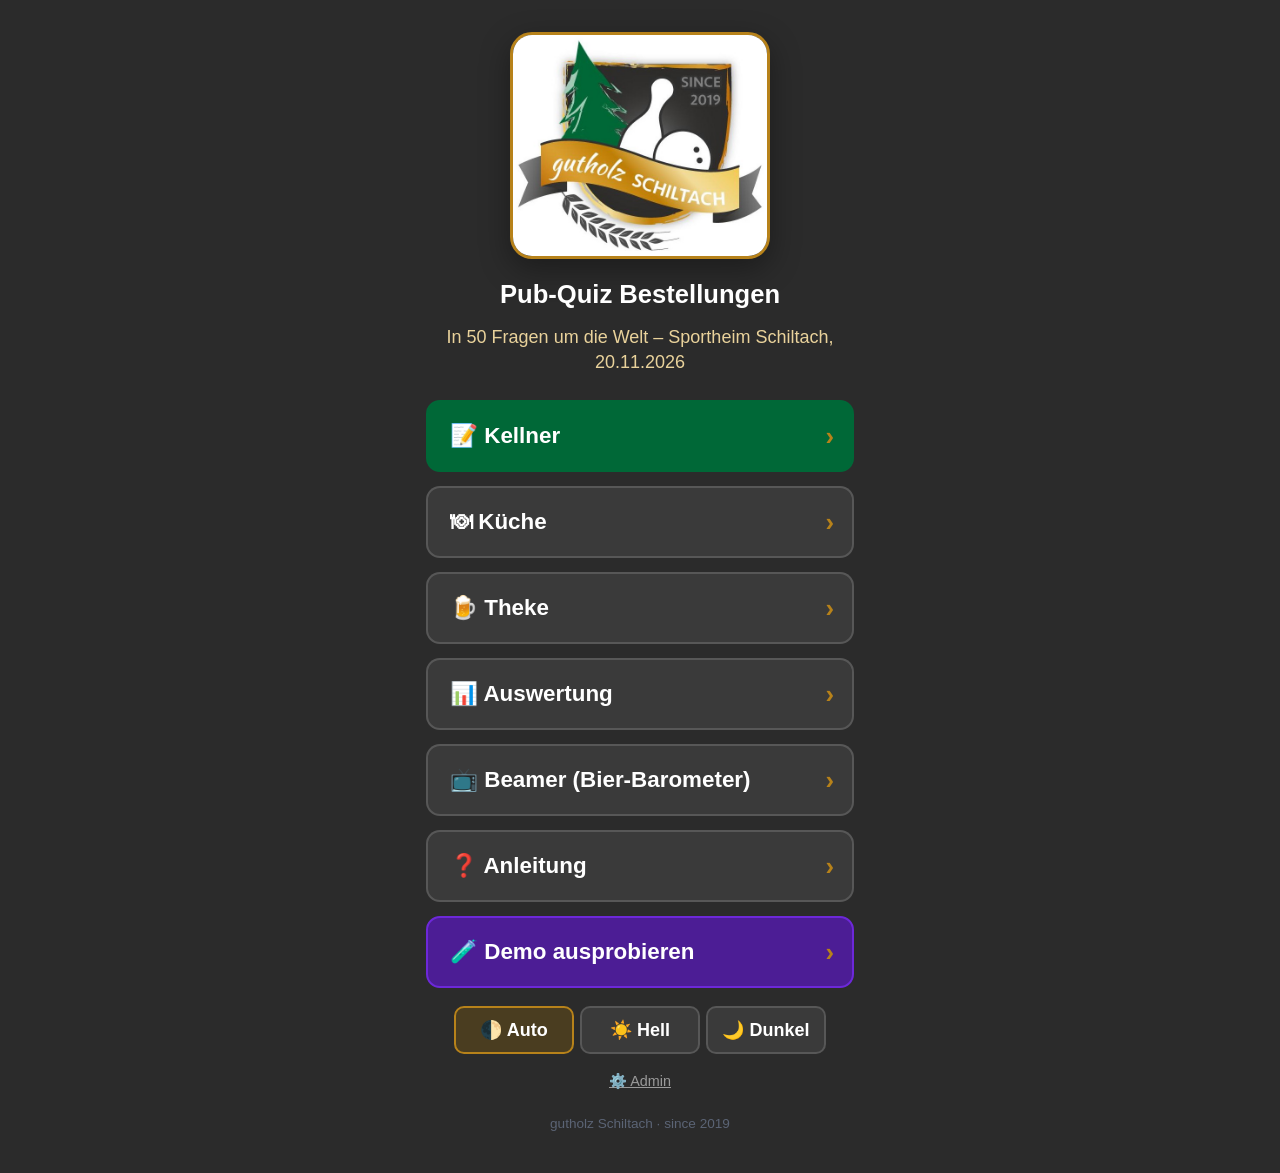
<file: index.html>
<!doctype html>
<html lang="de">
<head>
  <meta charset="utf-8">
  <meta name="viewport" content="width=device-width, initial-scale=1">
  <meta name="theme-color" content="#2b2b2b">
  <link rel="icon" type="image/png" href="img/favicon.png">
  <link rel="apple-touch-icon" href="img/apple-touch-icon.png">
  <link rel="manifest" href="manifest.webmanifest">
  <title>Pub-Quiz – Gutholz Schiltach</title>
  <link rel="stylesheet" href="style.css">
</head>
<body class="start">
  <main class="startseite">
    <img class="start-logo" src="img/logo.jpg" alt="Gutholz Schiltach – since 2019">
    <h1>Pub-Quiz Bestellungen</h1>
    <p id="veranstaltung" class="untertitel"></p>
    <p id="demo-hinweis" class="demo" hidden>DEMO-MODUS – Supabase ist noch nicht in <code>config.js</code> eingetragen.</p>
    <a class="gross primaer" href="kellner.html">📝 Kellner<span class="pfeil">›</span></a>
    <a class="gross" href="kueche.html">🍽 Küche<span class="pfeil">›</span></a>
    <a class="gross" href="theke.html">🍺 Theke<span class="pfeil">›</span></a>
    <a class="gross" href="auswertung.html">📊 Auswertung<span class="pfeil">›</span></a>
    <a class="gross" href="beamer.html">📺 Beamer (Bier-Barometer)<span class="pfeil">›</span></a>
    <a class="gross" href="hilfe.html">❓ Anleitung<span class="pfeil">›</span></a>
    <button class="gross demo-start" id="demo-start" type="button">🧪 Demo ausprobieren<span class="pfeil">›</span></button>
    <div id="design-platz"></div>
    <p class="start-admin"><a href="admin.html">⚙️ Admin</a></p>
    <p class="start-fuss">gutholz Schiltach · since 2019</p>
  </main>
  <script src="config.js"></script>
  <script src="vendor/supabase-js-2.117.3.js"></script>
  <script src="js/common.js"></script>
  <script>
    document.getElementById("veranstaltung").textContent = APP_CONFIG.VERANSTALTUNG;
    if (App.DEMO && !App.UEBUNG) document.getElementById("demo-hinweis").hidden = false;
    var demoKnopf = document.getElementById("demo-start");
    if (App.UEBUNG) { demoKnopf.innerHTML = "✕ Demo beenden<span class=\"pfeil\">›</span>"; demoKnopf.onclick = App.demoBeenden; }
    else demoKnopf.onclick = function () {
      if (confirm("Demo starten?\n\nAuf diesem Gerät wird in einen Übungsmodus mit Beispieldaten gewechselt. Nichts davon geht an die echte Küche, Theke oder Kasse. Beenden jederzeit über das Band oben.")) App.demoStarten();
    };
    document.getElementById("design-platz").innerHTML = App.designWahlHtml();
    App.starte([], { ohneBeobachter: true, ohneDurchsagen: true }).then(function () {
      document.getElementById("veranstaltung").textContent = APP_CONFIG.VERANSTALTUNG;
    });
  </script>
</body>
</html>
</file>
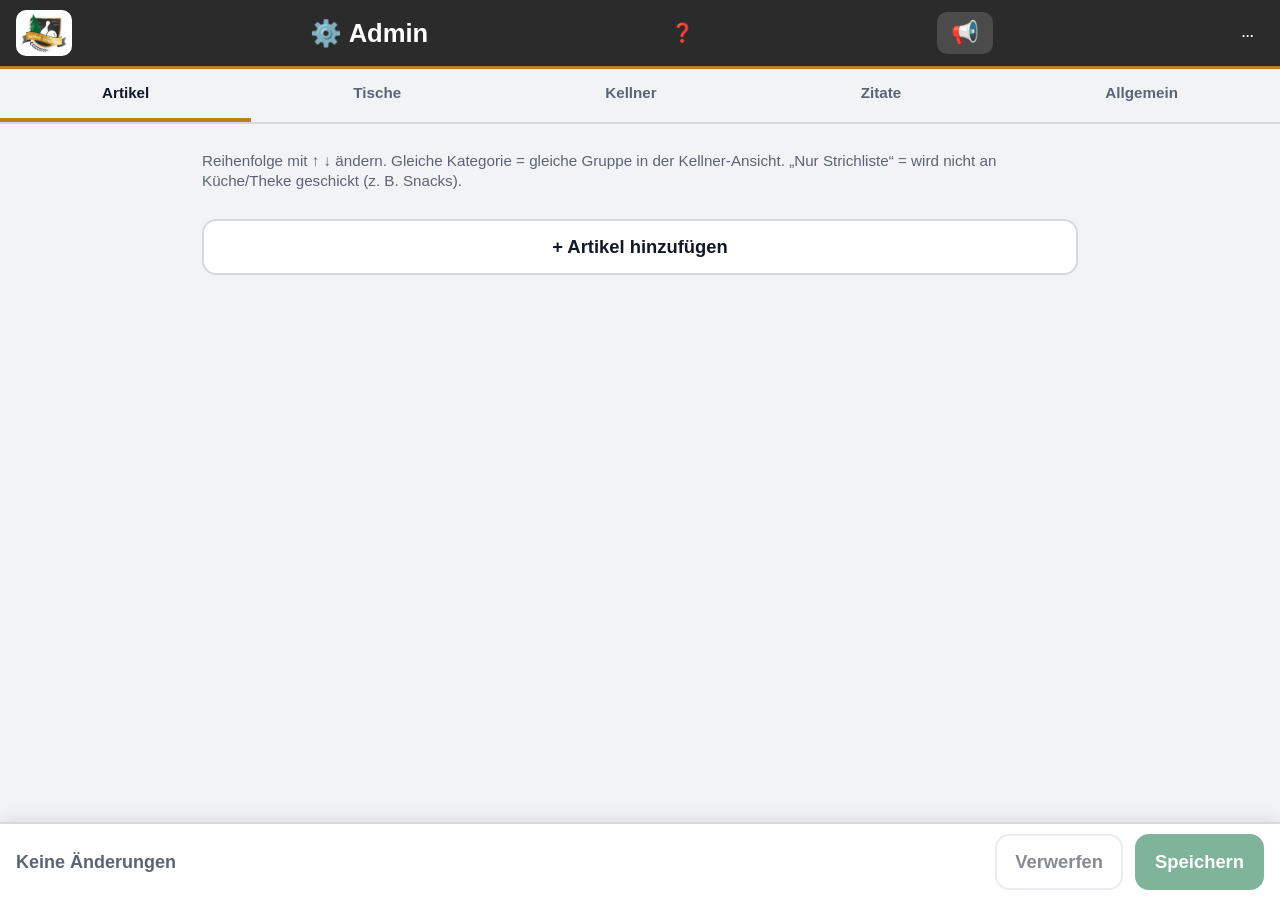
<file: admin.html>
<!doctype html>
<html lang="de">
<head>
  <meta charset="utf-8">
  <meta name="viewport" content="width=device-width, initial-scale=1, viewport-fit=cover">
  <meta name="theme-color" content="#2b2b2b">
  <link rel="icon" type="image/png" href="img/favicon.png">
  <link rel="apple-touch-icon" href="img/apple-touch-icon.png">
  <link rel="manifest" href="manifest.webmanifest">
  <title>Admin – Pub-Quiz</title>
  <link rel="stylesheet" href="style.css">
</head>
<body class="admin">
  <header class="kopf">
    <a href="./" class="home-knopf logo-knopf" aria-label="Zur Auswahl" title="Zur Auswahl"><img src="img/logo-klein.jpg" alt="Gutholz Schiltach"></a>
    <div class="kopf-titel gross-titel">⚙️ Admin</div>
    <a href="hilfe.html#orga" class="hilfe-knopf" title="Anleitung">❓</a>
    <button id="durchsage" class="kopf-knopf" title="Durchsage an alle">📢</button>
    <span id="verbindung" class="verbindung">…</span>
  </header>
  <p id="demo-hinweis" class="demo" hidden>DEMO-MODUS – Änderungen gelten nur auf diesem Gerät.</p>
  <p id="pin-warnung" class="demo" hidden>⚠️ Kein Admin-PIN gesetzt – bitte in <code>config.js</code> unter <code>PIN.admin</code> eintragen.</p>

  <nav class="reiter admin-reiter">
    <button class="aktiv" data-seite="artikel">Artikel</button>
    <button data-seite="tische">Tische</button>
    <button data-seite="kellner">Kellner</button>
    <button data-seite="zitate">Zitate</button>
    <button data-seite="allgemein">Allgemein</button>
  </nav>

  <main class="admin-inhalt">
    <p id="quelle" class="klein-hinweis quelle"></p>
    <div id="fehler" class="admin-fehler" hidden></div>

    <section id="seite-artikel">
      <p class="klein-hinweis">Reihenfolge mit ↑ ↓ ändern. Gleiche Kategorie = gleiche Gruppe in der Kellner-Ansicht.
        „Nur Strichliste“ = wird nicht an Küche/Theke geschickt (z. B. Snacks).</p>
      <div id="artikel-liste" class="admin-liste"></div>
      <button class="gross" data-neu="artikel">+ Artikel hinzufügen</button>
    </section>

    <section id="seite-tische" hidden>
      <p class="klein-hinweis">👤 <b>Eigenverzehr</b> ankreuzen für Personal/Helfer (z. B. „101 – Theke“, „110 – Maurice“):
        Bestellungen darauf zählen in der Inventur, aber nicht zum Umsatz und erscheinen nicht in der Kasse.
        Die Nummer ist frei wählbar (z. B. ab 100), muss aber eindeutig sein.<br>
        🎟 <b>kein Startgeld</b> ankreuzen für Gäste-/Zuschauertische, die nicht am Quiz teilnehmen.</p>
      <div id="tische-liste" class="admin-liste"></div>
      <button class="gross" data-neu="tisch">+ Tisch hinzufügen</button>
    </section>

    <section id="seite-kellner" hidden>
      <p class="klein-hinweis">Revier = Tische, die der Kellner zuerst sieht, z. B. <code>1-5, 9</code>. Leer = alle Tische gleich.
        Nach einer Umbenennung muss der Kellner seinen Namen am Handy neu wählen.</p>
      <div id="kellner-liste" class="admin-liste"></div>
      <button class="gross" data-neu="kellner">+ Kellner hinzufügen</button>
    </section>

    <section id="seite-zitate" hidden>
      <p class="klein-hinweis">Zitate erscheinen auf dem Beamer nach je 2 Statistik-Folien: erst das Zitat (5 Sekunden),
        dann kommt der Name dazu (3 Sekunden). Reihenfolge mit ↑ ↓. Neue Zitate sind nach spätestens 30 Sekunden auf dem Beamer.</p>
      <div id="zitate-liste" class="admin-liste"></div>
      <button class="gross" data-neu="zitat">+ Zitat hinzufügen</button>
    </section>

    <section id="seite-allgemein" hidden>
      <div class="block">
        <label class="admin-feld">Veranstaltung (steht auf der Startseite)
          <input id="veranstaltung" type="text" maxlength="120">
        </label>
        <label class="admin-feld">🎟 Startgeld pro Tisch in € (mit der Schlussrechnung, auf die Personen am Tisch verteilt; 0 = aus)
          <input id="startgeld" type="text" inputmode="decimal" maxlength="8" placeholder="z. B. 20">
        </label>
      </div>
      <div class="block admin-werkzeuge">
        <h2>Werkzeuge</h2>
        <button class="gross" id="json-export">⬇ Sicherung herunterladen (JSON)</button>
        <label class="gross datei-knopf">⬆ Sicherung einspielen (JSON)<input id="json-import" type="file" accept="application/json,.json" hidden></label>
        <button class="gross warnung-knopf" id="zuruecksetzen">↺ Auf Standard aus config.js zurücksetzen</button>
      </div>
      <div class="block admin-werkzeuge abend-reset">
        <h2>🧹 Neuer Abend</h2>
        <p class="klein-hinweis">Löscht alle Bestellungen, Zahlungen und Durchsagen, gibt ausverkaufte Artikel frei und setzt Pause und
          Personenzahlen zurück. <b>Artikel, Preise, Tische, Kellner, Zitate und Startgeld bleiben.</b>
          Vorher wird automatisch eine Excel-Sicherung heruntergeladen.</p>
        <button class="gross loesch-knopf" id="abend-reset">🧹 Abend zurücksetzen …</button>
        <p class="klein-hinweis">Änderungen gelten auf allen Geräten nach dem Neuladen der Seite. Geöffnete Seiten
          zeigen innerhalb einer Minute einen Hinweis „Neu laden“.</p>
      </div>
    </section>
  </main>

  <footer class="fusszeile admin-fuss">
    <span id="status">Keine Änderungen</span>
    <button id="verwerfen" class="gross" disabled>Verwerfen</button>
    <button id="speichern" class="gross primaer" disabled>Speichern</button>
  </footer>

  <script src="config.js"></script>
  <script src="vendor/supabase-js-2.117.3.js"></script>
  <script src="js/common.js"></script>
  <script>App.starte(["js/xlsx.js", "js/export.js", "js/admin.js"], { ohneBeobachter: true });</script>
</body>
</html>
</file>
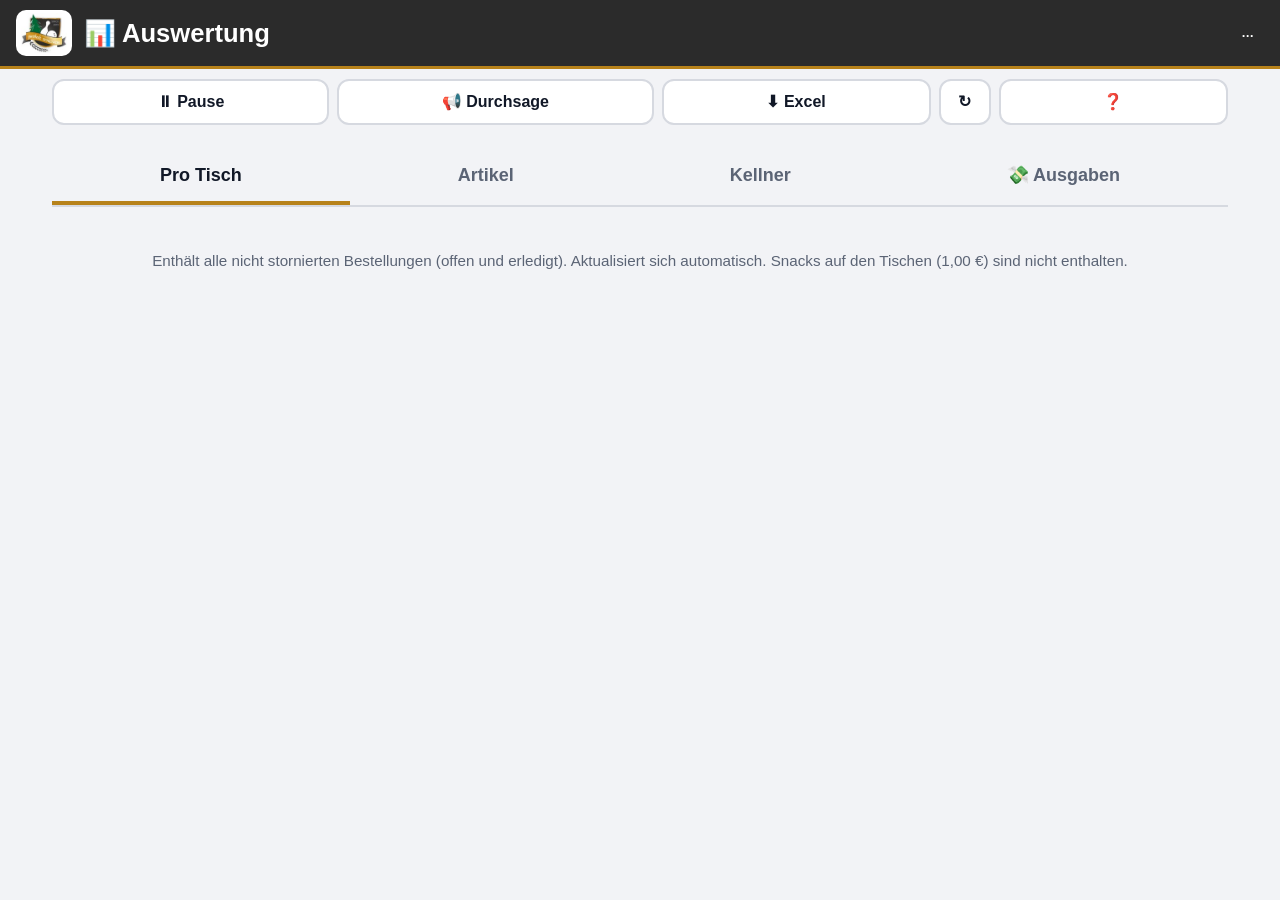
<file: auswertung.html>
<!doctype html>
<html lang="de">
<head>
  <meta charset="utf-8">
  <meta name="viewport" content="width=device-width, initial-scale=1, viewport-fit=cover">
  <meta name="theme-color" content="#2b2b2b">
  <link rel="icon" type="image/png" href="img/favicon.png">
  <link rel="apple-touch-icon" href="img/apple-touch-icon.png">
  <link rel="manifest" href="manifest.webmanifest">
  <title>Auswertung – Pub-Quiz</title>
  <link rel="stylesheet" href="style.css">
</head>
<body class="auswertung">
  <header class="kopf">
    <a href="./" class="home-knopf logo-knopf" aria-label="Zur Auswahl" title="Zur Auswahl"><img src="img/logo-klein.jpg" alt="Gutholz Schiltach"></a>
    <div class="kopf-titel gross-titel">📊 Auswertung</div>
    <span id="verbindung" class="verbindung">…</span>
  </header>
  <nav class="werkzeugleiste">
    <button id="pause-knopf" title="Pause mit Countdown auf dem Beamer">⏸ Pause</button>
    <button id="durchsage" title="Durchsage an alle">📢 Durchsage</button>
    <button id="excel">⬇ Excel</button>
    <button id="aktualisieren" title="Aktualisieren">↻</button>
    <button onclick="location.href='hilfe.html#orga'" title="Anleitung">❓</button>
  </nav>
  <p id="demo-hinweis" class="demo" hidden>DEMO-MODUS – Supabase noch nicht eingetragen.</p>

  <main class="auswertung-inhalt">
    <section class="kacheln" id="kacheln"></section>

    <nav class="reiter auswertung-reiter">
      <button class="aktiv" data-seite="tische">Pro Tisch</button>
      <button data-seite="artikel">Artikel</button>
      <button data-seite="kellner">Kellner</button>
      <button data-seite="ausgaben">💸 Ausgaben</button>
    </nav>

    <section id="seite-tische"><div id="tische" class="liste"></div></section>
    <section id="seite-artikel" hidden><div class="block"><table class="tabelle" id="artikel-tabelle"></table></div></section>
    <section id="seite-kellner" hidden><div class="block"><table class="tabelle" id="kellner-tabelle"></table></div></section>
    <section id="seite-ausgaben" hidden>
      <div class="block abschluss" id="abschluss"></div>
      <form class="block ausgabe-form" id="ausgabe-form" autocomplete="off">
        <h2 id="ausgabe-titel">➕ Ausgabe erfassen</h2>
        <div class="ausgabe-felder">
          <label class="breit">Wofür?<input id="a-bezeichnung" maxlength="80" placeholder="z. B. Getränke Großhandel" required></label>
          <label>Betrag €<input id="a-betrag" inputmode="decimal" maxlength="10" placeholder="0,00" required></label>
          <label>Kategorie<select id="a-kategorie"></select></label>
          <label>Bezahlt von<input id="a-von" maxlength="40" placeholder="Name" list="a-personen"></label>
          <label class="breit">Notiz / Beleg-Nr. (optional)<input id="a-notiz" maxlength="120"></label>
        </div>
        <datalist id="a-personen"></datalist>
        <div class="knopf-reihe"><button type="button" class="gross" id="a-abbrechen" hidden>Abbrechen</button>
          <button type="submit" class="gross primaer" id="a-speichern">Ausgabe speichern</button></div>
      </form>
      <div class="block"><h2>📋 Erfasste Ausgaben</h2><div id="ausgaben-liste"></div></div>
    </section>

    <p class="klein-hinweis fuss-hinweis">Enthält alle nicht stornierten Bestellungen (offen und erledigt). Aktualisiert sich automatisch.
      Snacks auf den Tischen (1,00 €) sind nicht enthalten.</p>
  </main>

  <script src="config.js"></script>
  <script src="vendor/supabase-js-2.117.3.js"></script>
  <script src="js/common.js"></script>
  <script>App.starte(["js/xlsx.js", "js/export.js", "js/auswertung.js", "js/ausgaben.js"]);</script>
</body>
</html>
</file>
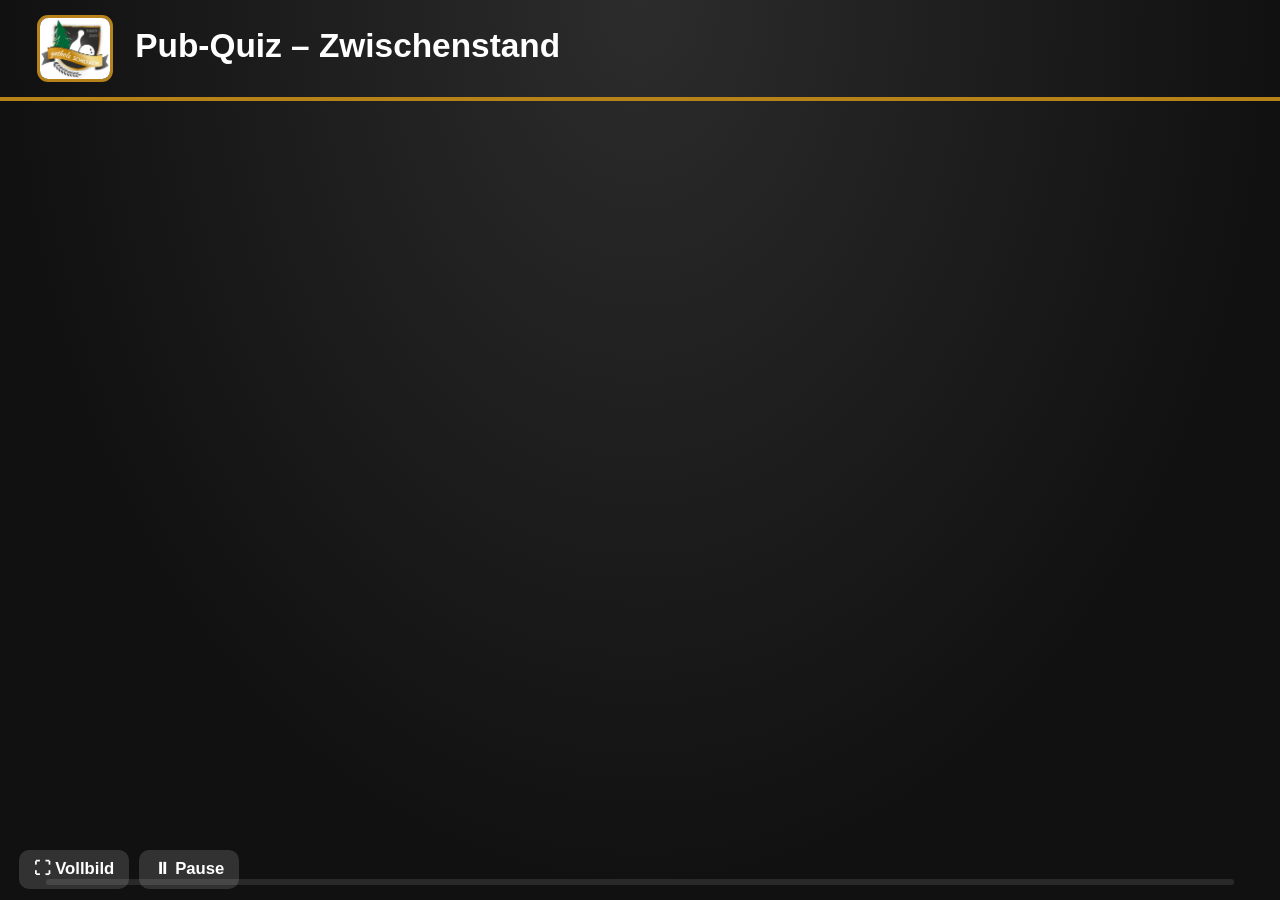
<file: beamer.html>
<!doctype html>
<html lang="de">
<head>
  <meta charset="utf-8">
  <meta name="viewport" content="width=device-width, initial-scale=1, viewport-fit=cover">
  <meta name="theme-color" content="#111111">
  <link rel="icon" type="image/png" href="img/favicon.png">
  <link rel="apple-touch-icon" href="img/apple-touch-icon.png">
  <title>Beamer – Pub-Quiz</title>
  <link rel="stylesheet" href="style.css">
  <link rel="stylesheet" href="beamer.css">
</head>
<body class="beamer">
  <header class="b-kopf">
    <img src="img/logo.jpg" alt="Gutholz Schiltach" class="b-logo">
    <div>
      <div class="b-titel">Pub-Quiz – Zwischenstand</div>
      <div id="veranstaltung" class="b-untertitel"></div>
    </div>
    <div class="b-pause-badge" id="pause-badge" hidden></div>
    <div class="b-uhr" id="uhr"></div>
  </header>

  <main id="folien" class="b-folien"></main>

  <footer class="b-fuss-leiste">
    <div class="b-punkte" id="punkte"></div>
    <div class="b-fortschritt"><div id="balken"></div></div>
  </footer>

  <div class="b-steuerung">
    <button id="vollbild" title="Vollbild">⛶ Vollbild</button>
    <button id="pause-knopf" title="Pause mit Countdown starten">⏸ Pause</button>
  </div>
  <div id="konfetti" class="b-konfetti" aria-hidden="true"></div>

  <script src="config.js"></script>
  <script src="vendor/supabase-js-2.117.3.js"></script>
  <script src="js/common.js"></script>
  <script>App.starte(["js/beamer.js"], { ohneDurchsagen: true, autoNeuladen: true });</script>
</body>
</html>
</file>
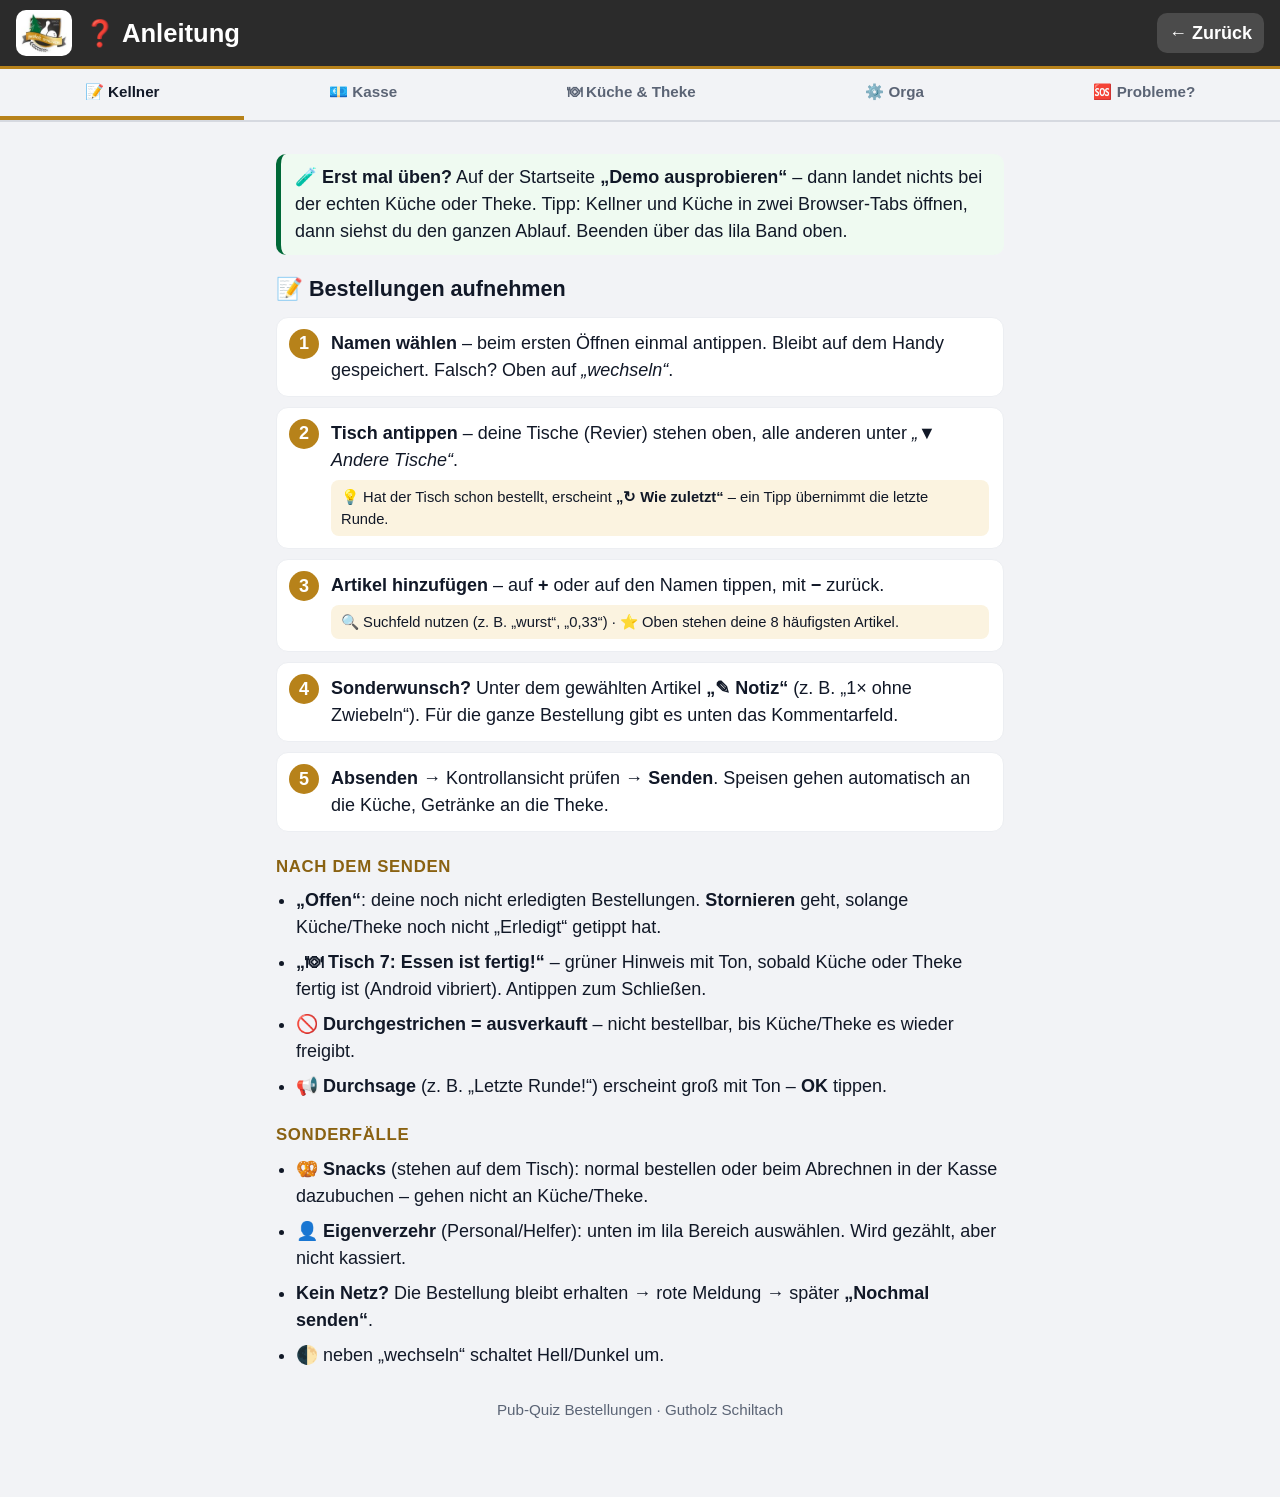
<file: hilfe.html>
<!doctype html>
<html lang="de">
<head>
  <meta charset="utf-8">
  <meta name="viewport" content="width=device-width, initial-scale=1, viewport-fit=cover">
  <meta name="theme-color" content="#2b2b2b">
  <link rel="icon" type="image/png" href="img/favicon.png">
  <link rel="apple-touch-icon" href="img/apple-touch-icon.png">
  <title>Anleitung – Pub-Quiz</title>
  <link rel="stylesheet" href="style.css">
</head>
<body class="hilfe">
  <header class="kopf">
    <a href="./" class="home-knopf logo-knopf" aria-label="Zur Auswahl" title="Zur Auswahl"><img src="img/logo-klein.jpg" alt="Gutholz Schiltach"></a>
    <div class="kopf-titel gross-titel">❓ Anleitung</div>
    <button class="zurueck-knopf" onclick="history.length > 1 ? history.back() : (location.href = './')">← Zurück</button>
  </header>

  <nav class="reiter hilfe-reiter">
    <button data-seite="kellner" class="aktiv">📝 Kellner</button>
    <button data-seite="kasse">💶 Kasse</button>
    <button data-seite="station">🍽 Küche & Theke</button>
    <button data-seite="orga">⚙️ Orga</button>
    <button data-seite="probleme">🆘 Probleme?</button>
  </nav>

  <main class="hilfe-inhalt">

    <!-- ============================ KELLNER ============================ -->
    <section id="seite-kellner">
      <p class="hinweis-box demo-tipp">🧪 <b>Erst mal üben?</b> Auf der Startseite <b>„Demo ausprobieren“</b> – dann landet nichts bei der echten Küche oder Theke.
        Tipp: Kellner und Küche in zwei Browser-Tabs öffnen, dann siehst du den ganzen Ablauf. Beenden über das lila Band oben.</p>
      <h2>📝 Bestellungen aufnehmen</h2>
      <ol class="schritte">
        <li><b>Namen wählen</b> – beim ersten Öffnen einmal antippen. Bleibt auf dem Handy gespeichert. Falsch? Oben auf <i>„wechseln“</i>.</li>
        <li><b>Tisch antippen</b> – deine Tische (Revier) stehen oben, alle anderen unter <i>„▼ Andere Tische“</i>.
          <span class="tipp">💡 Hat der Tisch schon bestellt, erscheint <b>„↻ Wie zuletzt“</b> – ein Tipp übernimmt die letzte Runde.</span></li>
        <li><b>Artikel hinzufügen</b> – auf <b>+</b> oder auf den Namen tippen, mit <b>−</b> zurück.
          <span class="tipp">🔍 Suchfeld nutzen (z. B. „wurst“, „0,33“) · ⭐ Oben stehen deine 8 häufigsten Artikel.</span></li>
        <li><b>Sonderwunsch?</b> Unter dem gewählten Artikel <b>„✎ Notiz“</b> (z. B. „1× ohne Zwiebeln“). Für die ganze Bestellung gibt es unten das Kommentarfeld.</li>
        <li><b>Absenden</b> → Kontrollansicht prüfen → <b>Senden</b>. Speisen gehen automatisch an die Küche, Getränke an die Theke.</li>
      </ol>

      <h3>Nach dem Senden</h3>
      <ul class="punkte">
        <li><b>„Offen“</b>: deine noch nicht erledigten Bestellungen. <b>Stornieren</b> geht, solange Küche/Theke noch nicht „Erledigt“ getippt hat.</li>
        <li><b>„🍽 Tisch 7: Essen ist fertig!“</b> – grüner Hinweis mit Ton, sobald Küche oder Theke fertig ist (Android vibriert). Antippen zum Schließen.</li>
        <li><b>🚫 Durchgestrichen = ausverkauft</b> – nicht bestellbar, bis Küche/Theke es wieder freigibt.</li>
        <li><b>📢 Durchsage</b> (z. B. „Letzte Runde!“) erscheint groß mit Ton – <b>OK</b> tippen.</li>
      </ul>

      <h3>Sonderfälle</h3>
      <ul class="punkte">
        <li><b>🥨 Snacks</b> (stehen auf dem Tisch): normal bestellen oder beim Abrechnen in der Kasse dazubuchen – gehen nicht an Küche/Theke.</li>
        <li><b>👤 Eigenverzehr</b> (Personal/Helfer): unten im lila Bereich auswählen. Wird gezählt, aber nicht kassiert.</li>
        <li><b>Kein Netz?</b> Die Bestellung bleibt erhalten → rote Meldung → später <b>„Nochmal senden“</b>.</li>
        <li><b>🌓</b> neben „wechseln“ schaltet Hell/Dunkel um.</li>
      </ul>
    </section>

    <!-- ============================ KASSE ============================ -->
    <section id="seite-kasse" hidden>
      <h2>💶 Tisch abrechnen (nur Bargeld)</h2>
      <p class="hinweis-box">Jeder Kellner kassiert selbst. Oben steht dein <b>Kassenstand</b> – so viel Bargeld sollte in deinem Portemonnaie sein.</p>
      <ol class="schritte">
        <li>Reiter <b>„💶 Kasse“</b> öffnen. Orange = Tisch hat offen, grün = <b>✓ bezahlt</b>.</li>
        <li><b>Tisch antippen</b> → alle Artikel mit „x offen / y bezahlt“, darunter <b>Offen</b>.</li>
        <li><b>🥨 Snacks vom Tisch?</b> Oben in der Box Anzahl wählen → <b>„auf die Rechnung“</b>.</li>
        <li><b>🎟 Startgeld:</b> bei <b>„👥 Personen am Tisch“</b> die Anzahl einstellen – das Startgeld wird in Anteile geteilt.</li>
        <li><b>Ein Gast zahlt einzeln:</b> seine Artikel mit <b>+</b> auswählen und bei <b>„Anteile zahlen“</b> 1 Anteil → <b>„Auswahl kassieren“</b>.
          <br><b>Alle zahlen zusammen:</b> <b>„✓ Alles bezahlt“</b>.</li>
        <li><b>Gegeben</b> eintragen → Rückgeld wird angezeigt.
          <span class="tipp">💶 Trinkgeld: Betrag eintippen oder <b>„Stimmt so“</b> (Rest wird Trinkgeld) bzw. <b>„Aufrunden auf 5 €“</b>.</span></li>
        <li>Bestätigen – fertig. Vertippt? Unten bei der Zahlung <b>„stornieren“</b> und neu kassieren.</li>
        <li><b>Falsche Bestellung?</b> Unten <b>„📜 Bestellverlauf“</b> aufklappen → <b>„✕ herausnehmen“</b> – geht auch, wenn sie schon erledigt ist.</li>
      </ol>
      <h3>Gut zu wissen</h3>
      <ul class="punkte">
        <li>Noch nicht gelieferte Bestellungen sind schon mitgerechnet.</li>
        <li>Bestellt der Tisch danach noch etwas, ist er wieder <b>orange</b>.</li>
        <li>Trinkgeld zählt zu deinem Kassenstand, aber nicht zum Warenbetrag des Tisches.</li>
      </ul>
    </section>

    <!-- ============================ KÜCHE & THEKE ============================ -->
    <section id="seite-station" hidden>
      <h2>🍽 Küche & 🍺 Theke</h2>
      <h3>Vor dem Start</h3>
      <ul class="punkte">
        <li>🔇 <b>iPhone/iPad: Stummschalter aus</b>, Lautstärke hoch.</li>
        <li>🔒 <b>Automatische Sperre auf „Nie“</b> (Einstellungen → Anzeige & Helligkeit) und Ladekabel anschließen.</li>
        <li>Seite öffnen → großen Knopf <b>„Start (Ton testen)“</b> tippen → es muss piepen.</li>
      </ul>
      <h3>Während des Abends</h3>
      <ol class="schritte">
        <li><b>Neue Bestellung</b> = Ton + gelbes Aufblinken. Älteste steht oben/links.</li>
        <li><b>Gelber Kasten</b> = Kommentar oder Notiz zum Artikel (z. B. „ohne Zwiebeln“) – bitte beachten!</li>
        <li>Fertig? <b>„✓ Erledigt“</b> tippen → der Kellner bekommt Bescheid. Versehentlich? 10 Sekunden lang <b>„Rückgängig“</b>.</li>
        <li>Rahmen <b style="color:var(--orange)">orange</b> ab 8 Min, <b style="color:var(--rot)">rot</b> ab 15 Min Wartezeit.</li>
        <li><b>Roter Hinweis „STORNIERT“</b> + tiefer Ton = Bestellung wurde zurückgenommen – nicht mehr zubereiten. Antippen zum Schließen.</li>
        <li><b>👤 Lila Band „EIGENVERZEHR“</b> = für Personal, ganz normal zubereiten.</li>
      </ol>
      <h3>Knöpfe oben</h3>
      <ul class="punkte">
        <li><b>🚫 Ausverkauft</b>: Artikel antippen → bei den Kellnern nicht mehr bestellbar. Nochmal tippen = wieder verfügbar.</li>
        <li><b>📢 Durchsage</b> an alle (z. B. „Kellner bitte zur Theke“).</li>
        <li>Logo oben links = zurück zur Auswahl (mit Rückfrage – danach wieder „Start“ tippen!).</li>
      </ul>
    </section>

    <!-- ============================ ORGA ============================ -->
    <section id="seite-orga" hidden>
      <h2>⚙️ Für die Orga</h2>
      <h3>📊 Auswertung</h3>
      <ul class="punkte">
        <li>Umsatz (Waren + Startgeld + Trinkgeld), Kassiert, Noch offen, Eigenverzehr.</li>
        <li>Reiter <b>Pro Tisch</b> (zum Abgleich mit der Strichliste), <b>Artikel</b> (Verkauft / Eigen / <b>Inventur</b>), <b>Kellner</b> (Kassenstand).</li>
        <li><b>⏸ Pause</b>: Countdown auf dem Beamer (5–20 Min, verlängern, beenden).</li>
        <li><b>📢 Durchsage</b> an alle Geräte · <b>⬇ Excel</b>: kompletter Export für Abrechnung und Inventur.</li>
        <li>Reiter <b>💸 Ausgaben</b>: Einkäufe, Preise, Miete usw. erfassen (wofür, Betrag, Kategorie, bezahlt von). Oben steht die
          <b>Gesamtübersicht</b>: Einnahmen − Ausgaben = Ergebnis, dazu wer wie viel ausgelegt hat.</li>
      </ul>
      <h3>⚙️ Admin</h3>
      <ul class="punkte">
        <li><b>Artikel</b>: Preise, Kategorien, Ziel (Theke / Küche / Nur Strichliste), Reihenfolge.</li>
        <li><b>Tische</b>: Nummer, Teamname, Häkchen <b>👤 Eigenverzehr</b> für Personal.</li>
        <li><b>Kellner</b>: Namen und Revier (z. B. <code>1-5, 9</code>).</li>
        <li><b>Zitate</b> für den Beamer · <b>Allgemein</b>: Startgeld, Veranstaltungsname, Sicherung.</li>
        <li><b>Speichern</b> nicht vergessen – andere Geräte zeigen dann „Neu laden“.</li>
        <li><b>🧹 Abend zurücksetzen</b> (Allgemein): sichert alles als Excel und setzt Bestellungen, Zahlungen und Durchsagen auf 0 – mit Reset-Code.</li>
      </ul>
      <h3>📺 Beamer</h3>
      <ul class="punkte">
        <li>Am Laptop <code>beamer.html</code> öffnen → <b>⛶ Vollbild</b>. Folien wechseln alle 10 Sekunden.</li>
        <li><b>⏸ Pause</b> unten links startet den Countdown (im Vollbild Maus bewegen).</li>
        <li>Tastatur: <b>→</b> weiter, <b>←</b> zurück, <b>P</b> Pause der Diashow.</li>
      </ul>
      <h3>✅ Ablauf am Abend</h3>
      <ol class="schritte">
        <li>Vorher: Testdaten löschen, ausverkaufte Artikel wieder freigeben.</li>
        <li>Küche/Theke starten (Ton!), Kellner wählen ihren Namen, Beamer auf Vollbild.</li>
        <li>Papier-Strichliste als Reserve bereithalten.</li>
        <li>Am Ende: <b>⬇ Excel</b> exportieren, Kassenstände der Kellner mit dem Bargeld vergleichen.</li>
      </ol>
    </section>

    <!-- ============================ PROBLEME ============================ -->
    <section id="seite-probleme" hidden>
      <h2>🆘 Häufige Probleme</h2>
      <details><summary>Oben rot „Keine Verbindung“</summary>
        <p>WLAN/Mobilfunk prüfen. Die App versucht es automatisch weiter. Nicht gesendete Bestellungen bleiben am Handy – danach „Nochmal senden“. Notfalls auf Papier notieren.</p></details>
      <details><summary>Küche/Theke piept nicht</summary>
        <p>Stummschalter am iPhone/iPad aus, Lautstärke hoch. Nach dem Öffnen der Seite muss einmal „Start“ getippt werden – nach Seitenwechsel oder Neuladen erneut.</p></details>
      <details><summary>Bildschirm geht aus</summary>
        <p>Automatische Sperre am Gerät auf „Nie“ stellen und Ladekabel anschließen.</p></details>
      <details><summary>Bestellung an falschen Tisch geschickt / falsch gebucht</summary>
        <p>Noch nicht erledigt: unter „Offen“ stornieren. Schon erledigt: <b>Kasse → Tisch → „📜 Bestellverlauf“ → „✕ herausnehmen“</b>. Danach am richtigen Tisch neu bestellen.</p></details>
      <details><summary>Falsch kassiert</summary>
        <p>In der Kasse beim Tisch unten unter „Zahlungen“ deine Zahlung „stornieren“ und neu kassieren.</p></details>
      <details><summary>Tisch steht auf „zu viel bezahlt“</summary>
        <p>Meist wurde nach dem Bezahlen etwas storniert. Zahlung stornieren und neu kassieren.</p></details>
      <details><summary>„Neu laden“-Hinweis erscheint</summary>
        <p>Im Admin wurden Preise, Tische oder Kellner geändert. Antippen – fertig. Eine angefangene Bestellung bleibt erhalten.</p></details>
      <details><summary>Mein Name fehlt in der Liste</summary>
        <p>Der Name wurde im Admin geändert. Neuen Namen wählen – deine bisherigen Bestellungen bleiben erhalten.</p></details>
      <details><summary>Oben steht „Demo“ / lila Band „DEMO – Übungsmodus“</summary>
        <p>Das Gerät ist im Übungsmodus: Bestellungen gehen <b>nicht</b> an die echte Küche/Theke. Im lila Band oben auf <b>„Demo beenden“</b> tippen.
          Steht „Demo“ ohne lila Band, ist die Datenbank nicht eingetragen – Orga Bescheid geben.</p></details>
      <p class="hinweis-box">🧾 <b>Notfallplan:</b> Fällt die App ganz aus – Block und Stift bzw. Papier-Strichliste nehmen und weitermachen. Nichts geht verloren, was schon gesendet wurde.</p>
    </section>

    <p class="klein-hinweis hilfe-fuss">Pub-Quiz Bestellungen · Gutholz Schiltach</p>
  </main>

  <script src="config.js"></script>
  <script src="vendor/supabase-js-2.117.3.js"></script>
  <script src="js/common.js"></script>
  <script>
    (function () {
      var SEITEN = ["kellner", "kasse", "station", "orga", "probleme"];
      function zeige(s) {
        if (SEITEN.indexOf(s) < 0) s = "kellner";
        document.querySelectorAll(".hilfe-reiter button").forEach(function (b) { b.classList.toggle("aktiv", b.dataset.seite === s); });
        SEITEN.forEach(function (x) { document.getElementById("seite-" + x).hidden = x !== s; });
        if (location.hash !== "#" + s) history.replaceState(null, "", "#" + s);
        window.scrollTo(0, 0);
      }
      document.querySelectorAll(".hilfe-reiter button").forEach(function (b) { b.onclick = function () { zeige(b.dataset.seite); }; });
      zeige((location.hash || "#kellner").slice(1));
      window.addEventListener("hashchange", function () { zeige((location.hash || "#kellner").slice(1)); });
    })();
  </script>
</body>
</html>
</file>
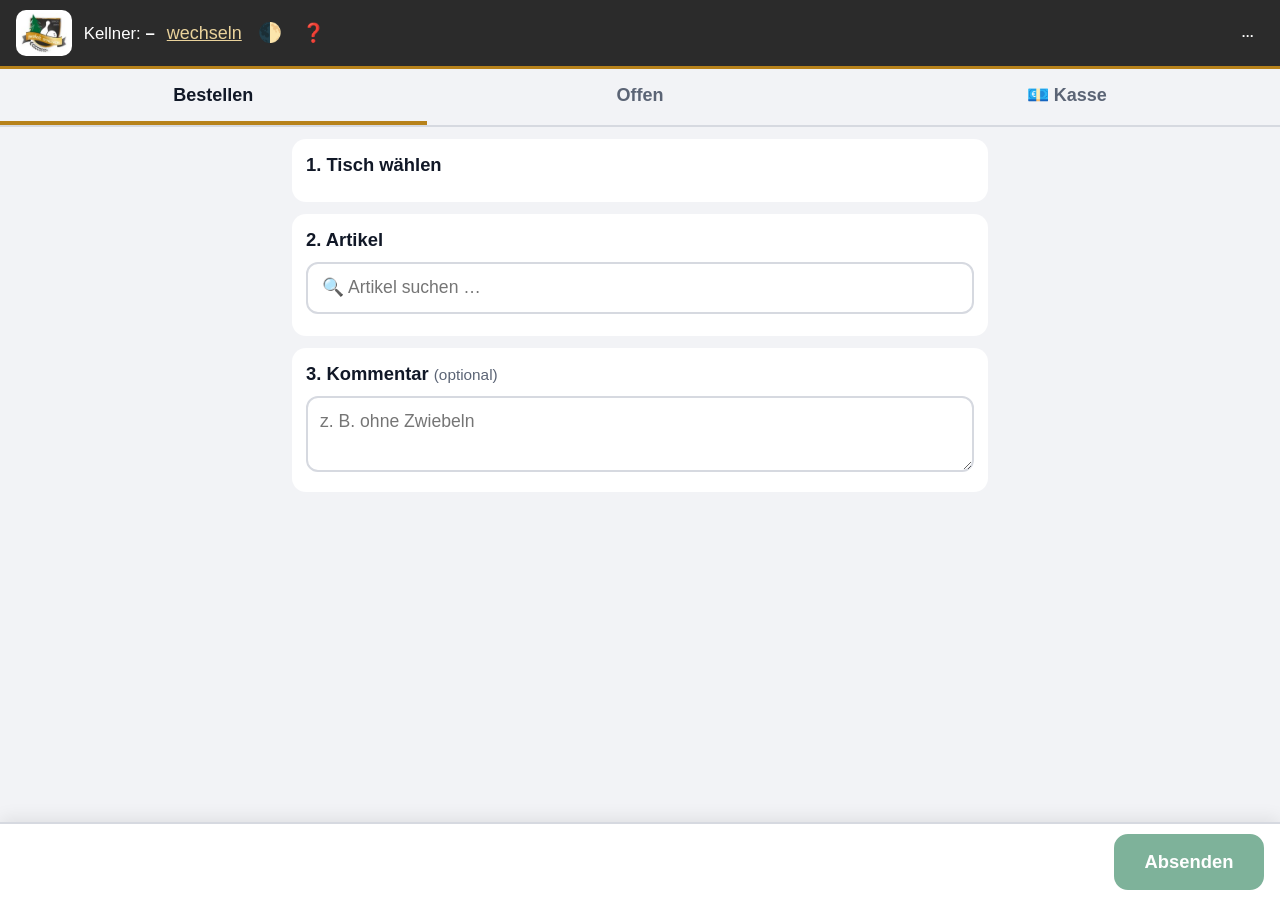
<file: kellner.html>
<!doctype html>
<html lang="de">
<head>
  <meta charset="utf-8">
  <meta name="viewport" content="width=device-width, initial-scale=1, viewport-fit=cover">
  <meta name="theme-color" content="#2b2b2b">
  <link rel="icon" type="image/png" href="img/favicon.png">
  <link rel="apple-touch-icon" href="img/apple-touch-icon.png">
  <link rel="manifest" href="manifest.webmanifest">
  <meta name="apple-mobile-web-app-capable" content="yes">
  <title>Kellner – Pub-Quiz</title>
  <link rel="stylesheet" href="style.css">
</head>
<body class="kellner">
  <header class="kopf">
    <a href="./" class="home-knopf logo-knopf" aria-label="Zur Auswahl" title="Zur Auswahl"><img src="img/logo-klein.jpg" alt="Gutholz Schiltach"></a>
    <div>
      <div class="kopf-titel">Kellner: <b id="kellner-name">–</b></div>
      <button id="kellner-wechseln" class="link">wechseln</button>
      <button id="design-knopf" class="design-knopf" title="Hell / Dunkel">🌓</button>
      <a href="hilfe.html#kellner" class="hilfe-knopf" title="Anleitung">❓</a>
    </div>
    <span id="verbindung" class="verbindung">…</span>
  </header>
  <p id="demo-hinweis" class="demo" hidden>DEMO-MODUS – Supabase noch nicht eingetragen. Daten nur auf diesem Gerät.</p>

  <nav class="reiter">
    <button class="aktiv" data-seite="neu">Bestellen</button>
    <button data-seite="offen">Offen <span id="offen-zahl"></span></button>
    <button data-seite="kasse">💶 Kasse</button>
  </nav>

  <main id="seite-neu">
    <section class="block">
      <h2 id="tisch-titel">1. Tisch wählen</h2>
      <div id="tisch-gewaehlt" class="tisch-gewaehlt" hidden>
        <span id="tisch-gewaehlt-text"></span>
        <button id="tisch-aendern">ändern</button>
      </div>
      <button id="wiederholen" class="wiederholen" hidden></button>
      <div id="tisch-raster"></div>
    </section>

    <section class="block">
      <h2>2. Artikel</h2>
      <div class="suche-box">
        <input id="suche" type="search" placeholder="🔍 Artikel suchen …" autocomplete="off" enterkeyhint="search">
        <button id="suche-leeren" class="suche-leeren" aria-label="Suche leeren" hidden>✕</button>
      </div>
      <div id="artikel"></div>
    </section>

    <section class="block">
      <h2>3. Kommentar <small>(optional)</small></h2>
      <textarea id="kommentar" rows="2" maxlength="300" placeholder="z. B. ohne Zwiebeln"></textarea>
      <button id="leeren" class="link warnung" hidden>Alles verwerfen</button>
    </section>
  </main>

  <main id="seite-offen" hidden>
    <div id="offen-liste" class="liste einspaltig"></div>
  </main>

  <main id="seite-kasse" hidden>
    <a href="hilfe.html#kasse" class="hilfe-link">❓ So funktioniert die Kasse</a>
    <p id="kassenstand" class="kassenstand"></p>
    <section class="block">
      <h2>Tisch abrechnen</h2>
      <div id="kasse-raster" class="tisch-raster"></div>
    </section>
    <div id="kasse-inhalt"></div>
  </main>

  <footer class="fusszeile">
    <span id="summe"></span>
    <button id="absenden" class="gross primaer" disabled>Absenden</button>
  </footer>

  <script src="config.js"></script>
  <script src="vendor/supabase-js-2.117.3.js"></script>
  <script src="js/common.js"></script>
  <script>App.starte(["js/kellner.js", "js/kasse.js"]);</script>
</body>
</html>
</file>
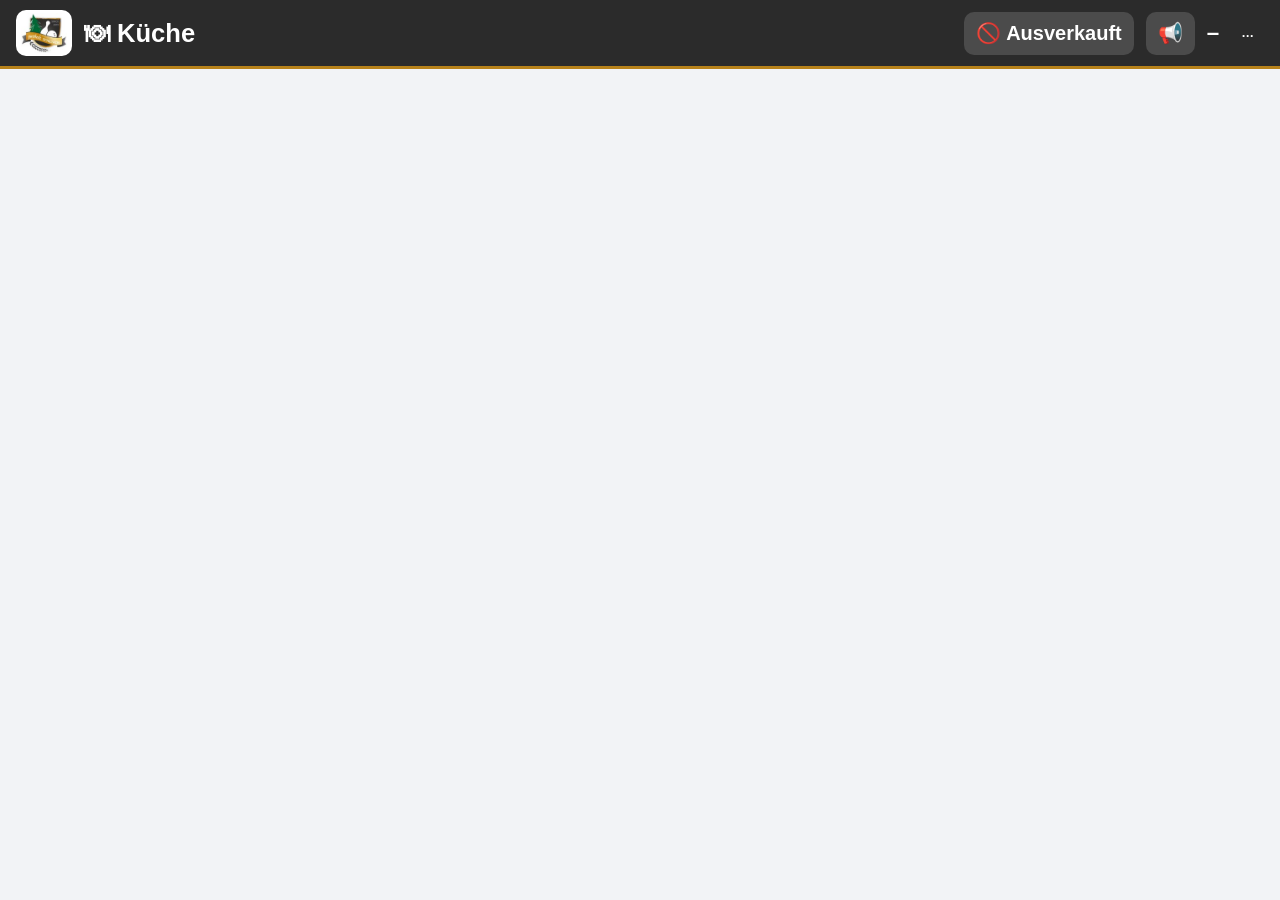
<file: kueche.html>
<!doctype html>
<html lang="de">
<head>
  <meta charset="utf-8">
  <meta name="viewport" content="width=device-width, initial-scale=1, viewport-fit=cover">
  <meta name="theme-color" content="#2b2b2b">
  <link rel="icon" type="image/png" href="img/favicon.png">
  <link rel="apple-touch-icon" href="img/apple-touch-icon.png">
  <link rel="manifest" href="manifest.webmanifest">
  <meta name="apple-mobile-web-app-capable" content="yes">
  <title>Küche – Pub-Quiz</title>
  <link rel="stylesheet" href="style.css">
</head>
<body class="station" data-ziel="kueche">
  <header class="kopf">
    <a href="./" class="home-knopf logo-knopf" aria-label="Zur Auswahl" title="Zur Auswahl"><img src="img/logo-klein.jpg" alt="Gutholz Schiltach"></a>
    <div class="kopf-titel gross-titel">🍽 Küche</div>
    <button id="ausverkauft-knopf" class="ausverkauft-knopf" title="Ausverkauft">🚫<span class="aus-text"> Ausverkauft</span></button>
    <button id="durchsage-knopf" class="ausverkauft-knopf" title="Durchsage an alle">📢</button>
    <span id="zaehler" class="zaehler">–</span>
    <span id="verbindung" class="verbindung">…</span>
  </header>
  <main id="liste" class="liste"></main>

  <div id="start-overlay" class="overlay" hidden>
    <div class="dialog">
      <h2>🍽 Küche</h2>
      <p>Einmal tippen, damit Ton und Bildschirm-wach-halten funktionieren.</p>
      <p class="klein-hinweis">iPhone/iPad: Stummschalter aus, Lautstärke hoch!</p>
      <p id="demo-hinweis" class="demo" hidden>DEMO-MODUS – Supabase noch nicht eingetragen.</p>
      <div id="design-platz"></div>
      <a href="hilfe.html#station" class="hilfe-link">❓ Anleitung für Küche & Theke</a>
      <button id="start-knopf" class="gross primaer">Start (Ton testen)</button>
    </div>
  </div>

  <script src="config.js"></script>
  <script src="vendor/supabase-js-2.117.3.js"></script>
  <script src="js/common.js"></script>
  <script>App.starte(["js/station.js"]);</script>
</body>
</html>
</file>
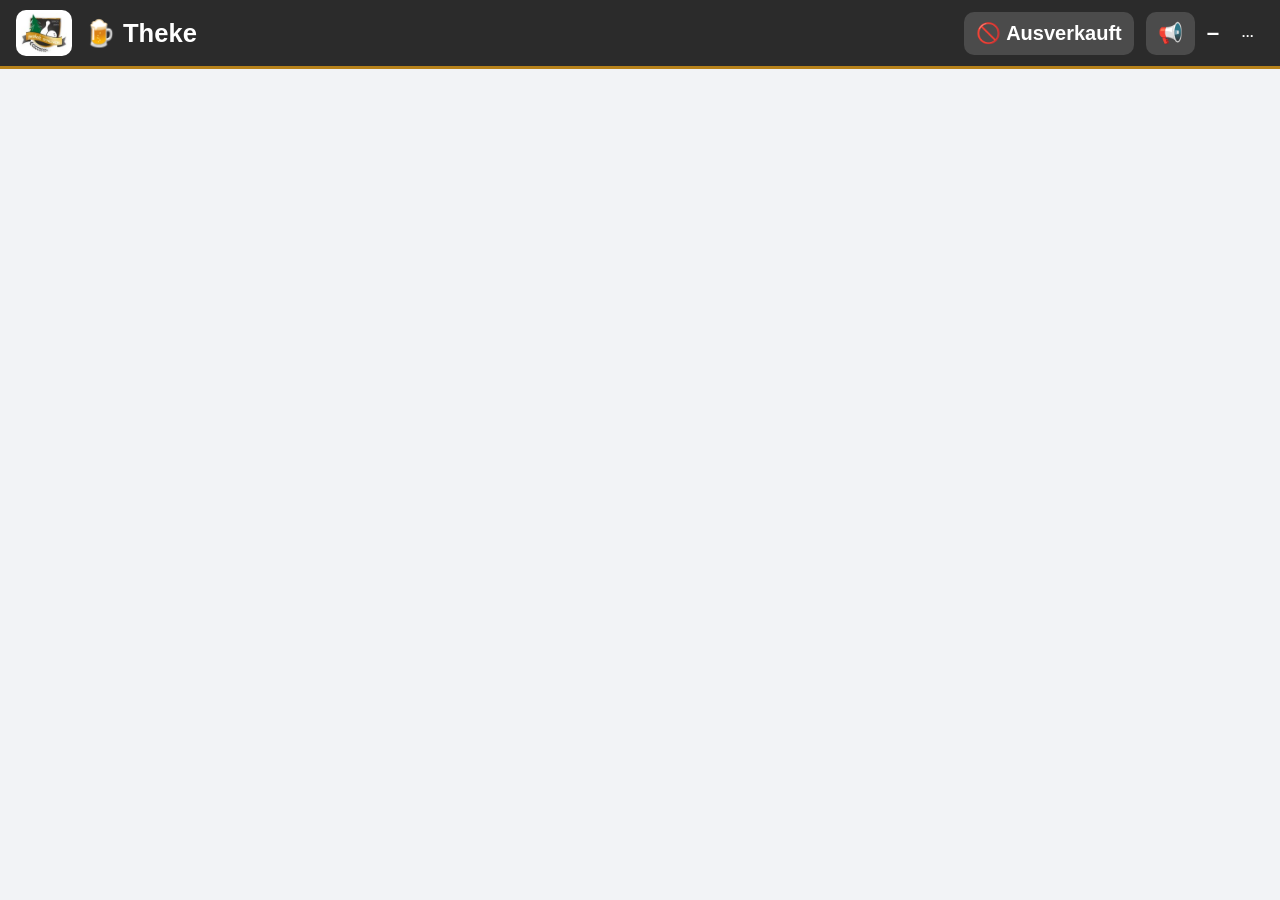
<file: theke.html>
<!doctype html>
<html lang="de">
<head>
  <meta charset="utf-8">
  <meta name="viewport" content="width=device-width, initial-scale=1, viewport-fit=cover">
  <meta name="theme-color" content="#2b2b2b">
  <link rel="icon" type="image/png" href="img/favicon.png">
  <link rel="apple-touch-icon" href="img/apple-touch-icon.png">
  <link rel="manifest" href="manifest.webmanifest">
  <meta name="apple-mobile-web-app-capable" content="yes">
  <title>Theke – Pub-Quiz</title>
  <link rel="stylesheet" href="style.css">
</head>
<body class="station" data-ziel="theke">
  <header class="kopf">
    <a href="./" class="home-knopf logo-knopf" aria-label="Zur Auswahl" title="Zur Auswahl"><img src="img/logo-klein.jpg" alt="Gutholz Schiltach"></a>
    <div class="kopf-titel gross-titel">🍺 Theke</div>
    <button id="ausverkauft-knopf" class="ausverkauft-knopf" title="Ausverkauft">🚫<span class="aus-text"> Ausverkauft</span></button>
    <button id="durchsage-knopf" class="ausverkauft-knopf" title="Durchsage an alle">📢</button>
    <span id="zaehler" class="zaehler">–</span>
    <span id="verbindung" class="verbindung">…</span>
  </header>
  <main id="liste" class="liste"></main>

  <div id="start-overlay" class="overlay" hidden>
    <div class="dialog">
      <h2>🍺 Theke</h2>
      <p>Einmal tippen, damit Ton und Bildschirm-wach-halten funktionieren.</p>
      <p class="klein-hinweis">iPhone/iPad: Stummschalter aus, Lautstärke hoch!</p>
      <p id="demo-hinweis" class="demo" hidden>DEMO-MODUS – Supabase noch nicht eingetragen.</p>
      <div id="design-platz"></div>
      <a href="hilfe.html#station" class="hilfe-link">❓ Anleitung für Küche & Theke</a>
      <button id="start-knopf" class="gross primaer">Start (Ton testen)</button>
    </div>
  </div>

  <script src="config.js"></script>
  <script src="vendor/supabase-js-2.117.3.js"></script>
  <script src="js/common.js"></script>
  <script>App.starte(["js/station.js"]);</script>
</body>
</html>
</file>
<file: style.css>
:root {
  --bg: #f2f3f6;
  --karte: #ffffff;
  --text: #111827;
  --leise: #5b6475;
  --kopf: #2b2b2b;          /* Anthrazit (Schild) */
  --gold: #b7821a;          /* Gold (Band) */
  --gold-text: #8a6212;     /* Gold, gut lesbar auf Weiß */
  --gold-hell: #fbf3e0;
  --primaer: #006837;       /* Tannengrün */
  --primaer-dunkel: #00502a;
  --rot: #c62828;
  --gelb: #fff3b0;
  --gelb-rand: #e0b400;
  --orange: #ef8a00;
  --blau: #1d5fd1;
  --rand: #d6d9e0;
  --linie: #eceef2;
  --tint-gruen: #effaf1;
  --tint-rot: #fdecec;
  --tint-lila: #ede9fe;
  --lila-text: #5b21b6;
  --orange-text: #b45309;
  --rot-text: #7f1d1d;
  --radius: 14px;
}

/* ---------- Dunkelmodus (pro Gerät: Auto / Hell / Dunkel) ---------- */
:root[data-theme="dunkel"] {
  color-scheme: dark;
  --bg: #131313;
  --karte: #1f1f1f;
  --text: #ececec;
  --leise: #a5a5a5;
  --rand: #3b3b3b;
  --linie: #2d2d2d;
  --kopf: #0c0c0c;
  --gold-hell: #2d2516;
  --gold-text: #e3b75a;
  --tint-gruen: #15301e;
  --tint-rot: #3b1c1c;
  --tint-lila: #2a2142;
  --lila-text: #c9b8ff;
  --orange-text: #f6a53b;
  --rot-text: #fca5a5;
  --primaer: #0b8247;
  --primaer-dunkel: #066b39;
}

* { box-sizing: border-box; -webkit-tap-highlight-color: transparent; }
html { -webkit-text-size-adjust: 100%; }
body {
  margin: 0;
  font-family: -apple-system, BlinkMacSystemFont, "Segoe UI", Roboto, Helvetica, Arial, sans-serif;
  background: var(--bg);
  color: var(--text);
  font-size: 18px;
  line-height: 1.35;
}
button { font: inherit; color: inherit; cursor: pointer; touch-action: manipulation; }
button:disabled { opacity: .5; cursor: default; }
[hidden] { display: none !important; }
h2 { font-size: 1.15rem; margin: 0 0 .6rem; }
h2 small { font-weight: normal; color: var(--leise); }

/* ---------- Kopfzeile ---------- */
.kopf {
  position: sticky; top: 0; z-index: 20;
  display: flex; align-items: center; justify-content: space-between; gap: 12px;
  background: var(--kopf); color: #fff; border-bottom: 3px solid var(--gold);
  padding: 10px 16px; padding-top: max(10px, env(safe-area-inset-top));
}
.kopf-titel { font-size: 1.05rem; }
.gross-titel { font-size: 1.6rem; font-weight: 700; }
.kopf .link { color: #e9d29b; padding: 0; }
.home-knopf {
  flex: none; display: flex; align-items: center; justify-content: center;
  width: 44px; height: 44px; border-radius: 12px;
  background: rgba(255,255,255,.15); color: #fff; text-decoration: none; font-size: 1.6rem; line-height: 1;
}
.home-knopf:active { background: rgba(255,255,255,.3); }
.kellner .kopf > div, .station .kopf-titel, .auswertung .kopf-titel { margin-right: auto; }
.kellner .kopf > div { display: flex; gap: 12px; align-items: baseline; flex-wrap: wrap; }
.zaehler { font-size: 1.4rem; font-weight: 700; }
.verbindung { font-size: .8rem; padding: 4px 10px; border-radius: 99px; white-space: nowrap; font-weight: 600; }
.verbindung.gruen { background: #1a7f37; }
.verbindung.gelb { background: #8a6d00; }
.verbindung.rot { background: var(--rot); animation: puls 1s infinite; }
@keyframes puls { 50% { opacity: .55; } }

.demo { background: #ffe0b2; color: #6b3d00; margin: 0; padding: 8px 16px; font-size: .9rem; text-align: center; }

/* ---------- Knöpfe ---------- */
.gross {
  display: block; width: 100%;
  min-height: 56px; padding: 12px 18px;
  border: 2px solid var(--rand); border-radius: var(--radius);
  background: var(--karte); font-size: 1.15rem; font-weight: 700;
  text-align: center; text-decoration: none; color: var(--text);
}
.gross.primaer { background: var(--primaer); border-color: var(--primaer); color: #fff; }
.gross.primaer:active { background: var(--primaer-dunkel); }
.link { background: none; border: 0; text-decoration: underline; padding: 6px 0; }
.link.warnung { color: var(--rot); }

/* ---------- Startseite ---------- */
.startseite { max-width: 460px; margin: 0 auto; padding: 32px 16px; display: grid; gap: 14px; }
.startseite h1 { margin: 0; }
.startseite p { margin: 0 0 8px; color: var(--leise); }
.startseite .gross { font-size: 1.4rem; min-height: 72px; display: flex; align-items: center; justify-content: center; }

/* ---------- Kellner ---------- */
.reiter { display: flex; position: sticky; top: 56px; z-index: 15; background: var(--bg); border-bottom: 2px solid var(--rand); }
.reiter button { flex: 1; padding: 14px 8px; border: 0; background: none; font-weight: 600; color: var(--leise); border-bottom: 4px solid transparent; }
.reiter button.aktiv { color: var(--text); border-bottom-color: var(--gold); }
.kellner main { padding: 12px 12px 130px; max-width: 720px; margin: 0 auto; }
.block { background: var(--karte); border-radius: var(--radius); padding: 14px; margin-bottom: 12px; }

.tisch-raster { display: grid; grid-template-columns: repeat(auto-fill, minmax(96px, 1fr)); gap: 8px; }
.tisch-knopf {
  display: flex; flex-direction: column; align-items: center; justify-content: center;
  min-height: 78px; padding: 6px; border: 2px solid var(--rand); border-radius: 12px; background: var(--karte);
}
.tisch-knopf b { font-size: 1.5rem; }
.tisch-knopf span { font-size: .72rem; color: var(--leise); text-align: center; line-height: 1.15; overflow-wrap: anywhere; }
.tisch-knopf.aktiv { border-color: var(--gold); background: var(--gold-hell); }
.tisch-gewaehlt {
  display: flex; align-items: center; justify-content: space-between; gap: 10px;
  background: var(--gold-hell); border: 2px solid var(--gold); border-radius: 12px; padding: 12px 14px;
  font-size: 1.2rem; font-weight: 700;
}
.tisch-gewaehlt button { border: 0; background: var(--karte); border-radius: 10px; padding: 10px 14px; font-size: .95rem; font-weight: 600; }

.wiederholen {
  display: flex; flex-direction: column; align-items: flex-start; gap: 2px; width: 100%;
  margin-top: 10px; padding: 12px 14px; text-align: left;
  border: 2px dashed var(--gold); border-radius: 12px; background: var(--gold-hell); color: var(--gold-text); font-size: 1.05rem;
}
.wiederholen span { color: var(--text); font-size: .9rem; }

.kategorie h3 { margin: 14px 0 6px; font-size: .85rem; text-transform: uppercase; letter-spacing: .05em; color: var(--leise); }
.kategorie:first-child h3 { margin-top: 0; }
.artikel { display: flex; align-items: stretch; gap: 8px; border-top: 1px solid var(--linie); padding: 6px 0; }
.artikel.gewaehlt .artikel-name { font-weight: 700; }
.artikel.gewaehlt { background: var(--tint-gruen); margin: 0 -8px; padding: 6px 8px; border-radius: 10px; }
.artikel-name {
  flex: 1; display: flex; flex-direction: column; align-items: flex-start; justify-content: center;
  text-align: left; border: 0; background: none; padding: 4px 0; min-height: 52px;
}
.artikel-name small { color: var(--leise); font-weight: normal; }
.artikel-name .preis { font-size: .85rem; }
.stepper { display: flex; align-items: center; gap: 4px; }
.stepper button {
  width: 52px; height: 52px; border-radius: 12px; border: 2px solid var(--rand); background: var(--karte);
  font-size: 1.7rem; font-weight: 700; line-height: 1;
}
.stepper .plus { background: var(--primaer); border-color: var(--primaer); color: #fff; }
.stepper .anzahl { min-width: 34px; text-align: center; font-size: 1.4rem; font-weight: 800; }

textarea {
  width: 100%; font: inherit; font-size: 1.1rem; padding: 12px;
  border: 2px solid var(--rand); border-radius: 12px; resize: vertical;
}

.fusszeile {
  position: fixed; left: 0; right: 0; bottom: 0; z-index: 20;
  display: flex; align-items: center; gap: 12px;
  background: var(--karte); border-top: 2px solid var(--rand);
  padding: 10px 16px; padding-bottom: max(10px, env(safe-area-inset-bottom));
  box-shadow: 0 -4px 16px rgba(0,0,0,.08);
}
.fusszeile #summe { flex: 1; font-weight: 600; }
.fusszeile .gross { width: auto; min-width: 150px; }

.ziel-etikett { margin-left: auto; font-size: .8rem; font-weight: 700; padding: 3px 10px; border-radius: 99px; color: #fff; }
.ziel-kueche { color: #9a3412; }
.ziel-theke { color: #1d4ed8; }
.ziel-kasse { color: var(--leise); }
.ziel-etikett.ziel-kueche { background: #c2410c; color: #fff; }
.ziel-etikett.ziel-theke { background: #1d4ed8; color: #fff; }

/* ---------- Karten (Küche / Theke / offene Bestellungen) ---------- */
.liste {
  display: grid; gap: 12px; padding: 12px;
  grid-template-columns: repeat(auto-fill, minmax(300px, 1fr));
  align-items: start;
}
.liste.einspaltig { grid-template-columns: 1fr; padding: 0; }
.karte {
  background: var(--karte); border-radius: var(--radius); padding: 14px;
  border: 3px solid transparent; box-shadow: 0 1px 4px rgba(0,0,0,.08);
}
.karte header { display: flex; align-items: baseline; gap: 10px; flex-wrap: wrap; }
.karte .tisch { font-size: 1.8rem; font-weight: 800; }
.karte .team { font-size: 1.15rem; font-weight: 600; color: var(--leise); }
.karte .meta { color: var(--leise); font-size: .95rem; margin: 2px 0 8px; }
.karte .positionen { list-style: none; padding: 0; margin: 0 0 10px; font-size: 1.4rem; }
.karte .positionen li { padding: 4px 0; border-bottom: 1px dashed var(--linie); }
.karte .positionen li:last-child { border-bottom: 0; }
.karte .positionen small { color: var(--leise); font-size: .8em; }
.kommentar {
  background: var(--gelb); border: 3px solid var(--gelb-rand); border-radius: 10px;
  padding: 10px 12px; margin: 0 0 12px; font-size: 1.35rem; font-weight: 800;
  white-space: pre-wrap; overflow-wrap: anywhere;
}
.karte.alt { border-color: var(--orange); }
.karte.alt .alter { color: var(--orange); font-weight: 700; }
.karte.sehr-alt { border-color: var(--rot); }
.karte.sehr-alt .alter { color: var(--rot); font-weight: 800; }
.karte.neu { border-color: var(--gold); animation: neu 1s ease-in-out 3; }
@keyframes neu { 50% { background: #f7e6bd; } }
.erledigt-knopf {
  width: 100%; min-height: 64px; border: 0; border-radius: 12px;
  background: var(--primaer); color: #fff; font-size: 1.4rem; font-weight: 800;
}
.erledigt-knopf:active { background: var(--primaer-dunkel); }
.karte.klein .tisch { font-size: 1.3rem; }
.karte.klein .positionen { font-size: 1.1rem; }
.karte.klein .kommentar { font-size: 1.05rem; }
.storno-knopf {
  width: 100%; min-height: 48px; border: 2px solid var(--rot); border-radius: 12px;
  background: var(--karte); color: var(--rot); font-weight: 700;
}
.leer { grid-column: 1 / -1; text-align: center; color: var(--leise); font-size: 1.3rem; padding: 40px 0; }

/* ---------- Overlays / Dialoge ---------- */
.overlay {
  position: fixed; inset: 0; z-index: 100; background: rgba(15, 20, 35, .7);
  display: flex; align-items: center; justify-content: center; padding: 16px;
}
.dialog {
  background: var(--karte); border-radius: 18px; padding: 20px; width: 100%; max-width: 440px;
  max-height: 90vh; overflow: auto; display: grid; gap: 10px;
}
.dialog h2 { margin: 0; font-size: 1.4rem; }
.dialog h4 { margin: 6px 0 0; font-size: 1.1rem; }
.dialog ul { margin: 0; padding-left: 20px; font-size: 1.15rem; }
.dialog p { margin: 0; }
.dialog .auswahl { margin: 0; }
.knopf-reihe { display: flex; gap: 10px; }
.summe-dialog { color: var(--leise); }
.klein-hinweis { color: var(--leise); font-size: .95rem; }
.pin-eingabe { font-size: 2rem; text-align: center; padding: 10px; border: 2px solid var(--rand); border-radius: 12px; letter-spacing: .3em; }
.fehler { color: var(--rot); font-weight: 700; }

/* ---------- Toasts ---------- */
#toasts {
  position: fixed; left: 50%; transform: translateX(-50%); z-index: 200;
  bottom: 96px; width: min(560px, calc(100% - 24px)); display: grid; gap: 8px;
}
.station #toasts { bottom: 16px; }
.toast {
  display: flex; align-items: center; gap: 12px; justify-content: space-between;
  background: #222; color: #fff; padding: 14px 16px; border-radius: 12px;
  font-size: 1.05rem; font-weight: 600; box-shadow: 0 6px 20px rgba(0,0,0,.25);
}
.toast button { background: var(--karte); color: #111; border: 0; border-radius: 10px; padding: 10px 14px; font-weight: 700; white-space: nowrap; }
.toast.ok { background: var(--primaer); }
.toast.neu { background: var(--kopf); border: 3px solid var(--gold); font-size: 1.3rem; }
.toast.fehler { background: var(--rot); }
.toast.storno { background: var(--rot); font-size: 1.4rem; padding: 18px; border: 4px solid #fff; }
.toast.fertig { background: #0f766e; font-size: 1.2rem; padding: 18px; border: 4px solid #fff; }
.toast.fertig::after,
.toast.storno::after { content: "✕"; margin-left: 8px; }

/* ---------- Aufblinken ---------- */
.blitz {
  position: fixed; inset: 0; z-index: 150; pointer-events: none;
  background: #ffd400; animation: blitz .4s ease-in-out 4 alternate;
  opacity: 0;
}
.blitz.rot { background: #ff3b3b; }
@keyframes blitz { from { opacity: 0; } to { opacity: .85; } }

body.offline .kopf { background: var(--rot); }

@media (min-width: 900px) {
  body.station { font-size: 20px; }
}

/* ---------- Auswertung ---------- */
.auswertung-inhalt { max-width: 1200px; margin: 0 auto; padding: 12px; }
.kopf-knopf { background: rgba(255,255,255,.15); border: 0; color: #fff; border-radius: 10px; font-size: 1.4rem; padding: 6px 14px; }
.kacheln { display: grid; grid-template-columns: repeat(auto-fit, minmax(150px, 1fr)); gap: 10px; margin-bottom: 12px; }
.kachel { background: var(--karte); border-radius: var(--radius); padding: 12px 14px; }
.kachel-titel { color: var(--leise); font-size: .85rem; }
.kachel-wert { font-size: 1.5rem; font-weight: 800; }
.kachel-wert small { font-size: .8rem; font-weight: 600; color: var(--orange); }
.auswertung-reiter { position: static; margin-bottom: 4px; }
.auswertung .liste { padding: 12px 0; }
.tabelle { width: 100%; border-collapse: collapse; font-size: 1rem; }
.tabelle th { text-align: left; color: var(--leise); font-size: .85rem; font-weight: 600; padding: 6px 4px; border-bottom: 2px solid var(--rand); }
.tabelle td { padding: 6px 4px; border-bottom: 1px solid var(--linie); }
.tabelle .zahl { text-align: right; white-space: nowrap; font-variant-numeric: tabular-nums; }
.tabelle td.zahl:first-child { width: 3.5em; }
.summe-zeile td { font-weight: 800; border-bottom: 0; border-top: 2px solid var(--rand); }
.tisch-summe { margin-left: auto; font-size: 1.3rem; font-weight: 800; }
.karte.leer-karte { opacity: .55; }
.fuss-hinweis { text-align: center; margin: 16px 0 32px; }

/* ---------- Kasse ---------- */
.kassenstand { background: #0f766e; color: #fff; border-radius: var(--radius); padding: 12px 14px; margin: 0 0 12px; font-size: 1.05rem; }
.kassenstand b { font-size: 1.3rem; }
.tisch-knopf em { font-style: normal; font-size: .8rem; font-weight: 700; margin-top: 2px; color: var(--leise); }
.tisch-knopf.schuldet { border-color: var(--orange); }
.tisch-knopf.schuldet em { color: var(--orange-text); }
.tisch-knopf.bezahlt { background: var(--tint-gruen); border-color: #9fd8ae; }
.tisch-knopf.bezahlt em { color: var(--primaer); }
.tisch-knopf.zuviel em { color: var(--rot); }
.kasse-karte { display: grid; gap: 10px; }
.kasse-karte h4 { margin: 6px 0 0; }
.kasse-summen td { font-size: 1.1rem; }
.gross-zahl { font-size: 1.6rem !important; }
.teilbetrag { display: grid; gap: 8px; }
.teilbetrag label { display: grid; gap: 4px; color: var(--leise); font-size: .95rem; }
.teilbetrag input { font: inherit; font-size: 1.3rem; padding: 10px 12px; border: 2px solid var(--rand); border-radius: 12px; }
.rueckgeld { margin: 0; font-size: 1.4rem; font-weight: 800; }
.zahlungen { list-style: none; margin: 0; padding: 0; }
.zahlungen li { display: flex; align-items: center; gap: 10px; padding: 8px 0; border-bottom: 1px solid var(--linie); }
.zahlungen li span { flex: 1; color: var(--leise); }
.zahl-status { margin: 6px 0 0; font-weight: 700; }
.zahl-status.ok { color: var(--primaer); }
.zahl-status.offen { color: var(--orange-text); }
.zahl-status.zuviel { color: var(--rot); }
.gross-status { font-size: 1.3rem; text-align: center; background: var(--tint-gruen); border-radius: 12px; padding: 12px; margin: 0; }

/* ---------- Ausverkauft ---------- */
.artikel.ausverkauft .artikel-name > span, .artikel.ausverkauft .artikel-name > .preis { opacity: .45; text-decoration: line-through; }
.artikel.ausverkauft .artikel-name::after { content: "AUSVERKAUFT"; display: inline-block;
  font-size: .72rem; font-weight: 800; color: #fff; background: var(--rot); border-radius: 6px; padding: 1px 6px; margin-top: 2px; }
.artikel.ausverkauft.gewaehlt { background: var(--tint-rot); }
.ausverkauft-knopf { background: rgba(255,255,255,.15); border: 0; color: #fff; border-radius: 10px; padding: 8px 12px; font-weight: 700; white-space: nowrap; }
.ausverkauft-knopf.hat { background: var(--rot); }
.aus-liste { display: grid; gap: 8px; }
.aus-artikel { display: flex; justify-content: space-between; align-items: center; gap: 10px; min-height: 56px; padding: 10px 14px;
  border: 2px solid var(--rand); border-radius: 12px; background: var(--karte); font-size: 1.1rem; text-align: left; }
.aus-artikel em { font-style: normal; font-size: .85rem; font-weight: 800; padding: 4px 10px; border-radius: 99px; background: var(--tint-gruen); color: var(--primaer); white-space: nowrap; }
.aus-artikel.aus { border-color: var(--rot); background: var(--tint-rot); }
.aus-artikel.aus em { background: var(--rot); color: #fff; }

/* ---------- Kasse pro Artikel ---------- */
.kasse-artikel { display: grid; }
.kasse-zeile { display: flex; align-items: center; gap: 8px; padding: 8px 0; border-top: 1px solid var(--linie); }
.kasse-zeile.gewaehlt { background: var(--tint-gruen); margin: 0 -8px; padding: 8px; border-radius: 10px; }
.kasse-zeile.fertig { opacity: .6; }
.kasse-name { flex: 1; display: grid; }
.kasse-name small { color: var(--leise); }
.kasse-name .rot { color: var(--rot); }
.auswahl-box { display: grid; gap: 8px; background: var(--tint-gruen); border: 2px solid #9fd8ae; border-radius: 12px; padding: 12px; }
.auswahl-summe { font-size: 1.2rem; }
.zahlungen li > div { flex: 1; display: grid; }
.zahlungen li small { color: var(--leise); }
.excel-knopf { font-size: 1rem !important; font-weight: 700; }
@media (max-width: 420px) {
  .station .gross-titel { font-size: 1.15rem; }
  .station .gross-titel, .station .zaehler { white-space: nowrap; }
  .station .verbindung { padding: 4px 8px; white-space: normal; text-align: center; }
  .station .home-knopf { width: 40px; height: 40px; }
  .ausverkauft-knopf { padding: 8px 10px; font-size: 1rem; }
  .aus-text { display: none; }
  .station .kopf { gap: 8px; }
  .station .zaehler { font-size: 1rem; }
}

/* ---------- Logo / Vereinsdesign ---------- */
.logo-knopf { width: auto; height: 46px; padding: 3px 5px; background: var(--karte); border-radius: 10px; }
.logo-knopf img { display: block; height: 40px; width: auto; }
.logo-knopf:active { background: var(--gold-hell); }
@media (max-width: 420px) { .station .logo-knopf { height: 42px; } .station .logo-knopf img { height: 36px; } }

body.start { background: var(--kopf); color: #fff; min-height: 100vh; }
.startseite { padding-top: max(24px, env(safe-area-inset-top)); }
.start-logo { display: block; width: min(260px, 70vw); height: auto; margin: 8px auto 4px; border-radius: 22px;
  border: 3px solid var(--gold); box-shadow: 0 10px 30px rgba(0,0,0,.35); background: var(--karte); }
.startseite h1 { text-align: center; font-size: 1.6rem; color: #fff; }
.startseite .untertitel { text-align: center; color: #e9d29b; margin: 0 0 12px; }
.startseite .gross { border-color: rgba(255,255,255,.15); background: #3a3a3a; color: #fff; justify-content: flex-start; gap: 14px; padding-left: 22px; }
.startseite .gross.primaer { background: var(--primaer); border-color: var(--primaer); }
.startseite .gross:active { background: #444; }
.startseite .gross .pfeil { margin-left: auto; color: var(--gold); font-size: 1.6rem; }
.startseite .demo { border-radius: 10px; color: #6b3d00; }
.start-fuss { text-align: center; color: #9a9a9a; font-size: .85rem; margin-top: 12px; }

/* ---------- Kellner: Suche, Favoriten, Notiz, Revier ---------- */
.suche-box { position: relative; margin-bottom: 8px; }
#suche { width: 100%; font: inherit; font-size: 1.1rem; padding: 12px 44px 12px 14px; border: 2px solid var(--rand); border-radius: 12px; background: var(--karte); -webkit-appearance: none; }
#suche:focus { outline: none; border-color: var(--gold); }
.suche-leeren { position: absolute; right: 6px; top: 50%; transform: translateY(-50%); width: 36px; height: 36px; border: 0; border-radius: 50%; background: var(--linie); font-size: 1rem; }
.favoriten { background: var(--gold-hell); margin: 0 -14px 6px; padding: 8px 14px 4px; border-radius: 12px; }
.favoriten h3 { color: var(--gold-text) !important; }
.artikel { flex-wrap: wrap; }
.notiz-zeile { display: none; flex-basis: 100%; align-items: center; gap: 8px; padding: 2px 0 4px; }
.artikel.gewaehlt .notiz-zeile { display: flex; }
.notiz-knopf { border: 1px dashed var(--gold); background: var(--karte); color: var(--gold-text); border-radius: 8px; padding: 6px 10px; font-size: .9rem; font-weight: 600; }
.notiz-text { font-weight: 700; color: var(--gold-text); overflow-wrap: anywhere; }
.artikel.hat-notiz .notiz-zeile { background: var(--gold-hell); border-radius: 8px; padding: 4px 6px; }
.pos-notiz { font-size: .85em; font-weight: 800; background: var(--gelb); border-left: 5px solid var(--gelb-rand); border-radius: 6px; padding: 2px 8px; margin: 4px 0 2px; }
.revier-titel { font-size: .85rem; font-weight: 700; color: var(--gold-text); text-transform: uppercase; letter-spacing: .05em; margin-bottom: 6px; }
.revier-umschalter { width: 100%; margin-top: 10px; padding: 10px; border: 2px dashed var(--rand); border-radius: 12px; background: var(--karte); font-weight: 600; color: var(--leise); }
.andere-tische { margin-top: 10px; }

/* ---------- Admin ---------- */
.admin-inhalt { max-width: 900px; margin: 0 auto; padding: 12px 12px 120px; }
.admin-reiter { position: static; }
.quelle { margin: 4px 0 10px; }
.admin-fehler { background: var(--tint-rot); border: 2px solid var(--rot); color: var(--rot-text); border-radius: 12px; padding: 10px 14px; margin-bottom: 12px; }
.admin-fehler ul { margin: 6px 0 0; padding-left: 20px; }
.admin-liste { display: grid; gap: 8px; margin-bottom: 12px; }
.admin-kat { margin: 14px 0 0; font-size: .9rem; text-transform: uppercase; letter-spacing: .05em; color: var(--gold-text); }
.admin-zeile { display: flex; flex-wrap: wrap; gap: 8px; align-items: flex-end; background: var(--karte); border-radius: 12px; padding: 10px 12px; border: 1px solid var(--rand); }
.admin-zeile label, .admin-feld { display: grid; gap: 2px; font-size: .78rem; color: var(--leise); flex: 1 1 90px; min-width: 0; }
.admin-zeile label.breit { flex: 3 1 180px; }
.admin-zeile label.schmal { flex: 0 0 70px; }
.admin-zeile input, .admin-zeile select, .admin-feld input {
  font: inherit; font-size: 1rem; color: var(--text); padding: 8px 10px; border: 2px solid var(--rand); border-radius: 10px; background: var(--karte); width: 100%; min-width: 0; }
.admin-zeile input:focus, .admin-zeile select:focus, .admin-feld input:focus { outline: none; border-color: var(--gold); }
.admin-zeile .ungueltig { border-color: var(--rot); background: var(--tint-rot); }
.zeilen-knoepfe { display: flex; gap: 4px; }
.zeilen-knoepfe button { width: 42px; height: 42px; border: 2px solid var(--rand); border-radius: 10px; background: var(--karte); font-size: 1.1rem; }
.zeilen-knoepfe .loeschen { border-color: #f3c0c0; }
.admin-werkzeuge { display: grid; gap: 10px; }
.admin-werkzeuge h2 { margin: 0; }
.datei-knopf { cursor: pointer; }
.warnung-knopf { color: var(--rot); border-color: #f3c0c0; }
.admin-fuss #status { flex: 1; font-weight: 600; color: var(--leise); }
.admin-fuss #status.dirty { color: var(--gold-text); }
.admin-fuss .gross { width: auto; min-width: 0; }
@media (max-width: 420px) { .admin-fuss .gross { padding: 10px 12px; font-size: 1rem; } .admin-fuss #status { font-size: .85rem; } }
.start-admin { text-align: center; margin-top: 4px; }
.start-admin a { color: #9a9a9a; font-size: .9rem; }

.snack-box { background: var(--gold-hell); border: 2px dashed var(--gold); border-radius: 12px; padding: 8px 12px; display: grid; gap: 4px; }
.snack-box h4 { margin: 2px 0; font-size: .95rem; color: var(--gold-text); }
.snack-box .kasse-zeile:first-of-type { border-top: 0; }
.snack-box .gross { margin-top: 6px; border-color: var(--gold); color: var(--gold-text); }

/* ---------- Eigenverzehr ---------- */
.eigen-titel { margin-top: 14px; color: var(--lila-text); }
.tisch-knopf.eigen { border-color: #c4b5fd; background: var(--tint-lila); }
.tisch-knopf.eigen.aktiv { border-color: #6d28d9; background: var(--tint-lila); }
.tisch-knopf.eigen b { font-size: 1.2rem; }
.tisch-gewaehlt.eigen { background: var(--tint-lila); border-color: #6d28d9; }
.eigen-hinweis { margin: 0; background: var(--tint-lila); color: var(--lila-text); border-radius: 10px; padding: 8px 12px; font-weight: 800; }
.eigen-band { margin: -14px -14px 10px; padding: 6px 14px; background: #6d28d9; color: #fff; font-weight: 800; letter-spacing: .05em; border-radius: var(--radius) var(--radius) 0 0; }
.eigen-ueberschrift { grid-column: 1 / -1; margin: 14px 0 0; color: var(--lila-text); }
.eigen-karte { border: 2px dashed #c4b5fd; }
.eigen-wert { color: var(--lila-text); }
.eigen-klein { color: var(--lila-text) !important; }
.admin-zeile label.haken { flex: 0 0 auto; display: flex; align-items: center; gap: 6px; font-size: .9rem; color: var(--text); padding-bottom: 10px; }
.admin-zeile label.haken input { width: 22px; height: 22px; }

#seite-artikel .block { overflow-x: auto; }
@media (max-width: 480px) {
  .auswertung .gross-titel { font-size: 1.25rem; white-space: nowrap; }
  .auswertung .kopf { gap: 8px; }
  .auswertung .kopf-knopf { padding: 6px 10px; }
  #artikel-tabelle { font-size: .9rem; }
  #artikel-tabelle th, #artikel-tabelle td { padding: 6px 3px; }
}

/* Dunkelmodus: Feinheiten */
:root[data-theme="dunkel"] .kommentar, :root[data-theme="dunkel"] .pos-notiz { color: #111; }
:root[data-theme="dunkel"] .ziel-theke { color: #8ab4ff; }
:root[data-theme="dunkel"] .ziel-kueche { color: #fdba74; }
:root[data-theme="dunkel"] .overlay { background: rgba(0,0,0,.8); }
:root[data-theme="dunkel"] .favoriten { background: var(--gold-hell); }
:root[data-theme="dunkel"] .karte { box-shadow: none; border-color: var(--linie); }
:root[data-theme="dunkel"] .karte.alt { border-color: var(--orange); }
:root[data-theme="dunkel"] .karte.sehr-alt { border-color: var(--rot); }
:root[data-theme="dunkel"] .karte.neu { border-color: var(--gold); }
:root[data-theme="dunkel"] .stepper .plus { color: #fff; }
:root[data-theme="dunkel"] .demo { background: #4a3410; color: #ffd89a; }
:root[data-theme="dunkel"] .startseite .demo { color: #ffd89a; }
:root[data-theme="dunkel"] input, :root[data-theme="dunkel"] select, :root[data-theme="dunkel"] textarea { color: var(--text); background: var(--karte); }
:root[data-theme="dunkel"] .logo-knopf { background: #fff; }
@keyframes neu-dunkel { 50% { background: #3a2f12; } }
:root[data-theme="dunkel"] .karte.neu { animation-name: neu-dunkel; }

/* Design-Umschalter */
.design-wahl { display: flex; gap: 6px; justify-content: center; }
.design-wahl button { flex: 1; max-width: 120px; padding: 10px 8px; border-radius: 10px; border: 2px solid var(--rand); background: var(--karte); color: var(--text); font-weight: 600; }
.design-wahl button.aktiv { border-color: var(--gold); background: var(--gold-hell); }
.startseite .design-wahl button { background: #3a3a3a; color: #fff; border-color: rgba(255,255,255,.15); }
.startseite .design-wahl button.aktiv { border-color: var(--gold); background: #4a3d20; }
.kopf .design-knopf { background: none; border: 0; color: #e9d29b; font-size: 1.2rem; padding: 0 4px; }

/* ---------- Durchsagen ---------- */
.durchsage-overlay { z-index: 300; background: rgba(0,0,0,.85); }
.durchsage { width: 100%; max-width: 620px; background: var(--kopf); color: #fff; border: 4px solid var(--gold); border-radius: 22px;
  padding: 22px; display: grid; gap: 14px; text-align: center; animation: durchsage-rein .35s ease-out; }
.durchsage-kopf { color: var(--gold); font-weight: 800; letter-spacing: .08em; text-transform: uppercase; }
.durchsage-text { font-size: clamp(1.6rem, 6vw, 2.8rem); font-weight: 800; line-height: 1.2; overflow-wrap: anywhere; }
.durchsage-von { color: #bbb; }
@keyframes durchsage-rein { from { transform: scale(.85); opacity: 0; } to { transform: none; opacity: 1; } }
.vorlagen { display: grid; grid-template-columns: 1fr 1fr; gap: 6px; }
.vorlagen button { padding: 10px 8px; border: 2px solid var(--rand); border-radius: 10px; background: var(--karte); text-align: left; font-size: .9rem; }
.dialog textarea { font-size: 1.1rem; }
#design-platz { margin-top: 4px; }
.station #design-platz { margin: 4px 0; }

/* ---------- Trinkgeld ---------- */
.trinkgeld-box { background: var(--gold-hell); border-radius: 12px; padding: 10px 12px; }
.trinkgeld-knoepfe { display: flex; flex-wrap: wrap; gap: 6px; }
.trinkgeld-knoepfe button { flex: 1 1 auto; padding: 10px 8px; border: 2px solid var(--gold); border-radius: 10px; background: var(--karte); color: var(--gold-text); font-weight: 700; font-size: .9rem; }
.tg-klein { color: var(--gold-text); font-weight: 600; }
.rueckgeld:empty { display: none; }
.teilbetrag input { width: 100%; min-width: 0; }
.kasse-karte, .kasse-karte > * { min-width: 0; }

/* ---------- Pause ---------- */
.pause-wahl { display: grid; grid-template-columns: 1fr 1fr; gap: 8px; }
.pause-eigen { display: flex; gap: 8px; }
.pause-eigen input { flex: 1; min-width: 0; font: inherit; font-size: 1.1rem; padding: 10px 12px; border: 2px solid var(--rand); border-radius: 12px; background: var(--karte); color: var(--text); }
.pause-eigen .gross { width: auto; }
.pause-laeuft { margin: 0; font-size: 1.2rem; background: var(--gold-hell); border-radius: 10px; padding: 8px 12px; }

/* ---------- Werkzeugleiste Auswertung ---------- */
.werkzeugleiste { display: flex; flex-wrap: wrap; gap: 8px; max-width: 1200px; margin: 0 auto; padding: 10px 12px 0; }
.werkzeugleiste button { flex: 1 1 auto; min-height: 46px; padding: 8px 12px; border-radius: 12px; border: 2px solid var(--rand);
  background: var(--karte); color: var(--text); font-weight: 700; font-size: 1rem; white-space: nowrap; }
.werkzeugleiste #aktualisieren { flex: 0 0 auto; min-width: 52px; }
.werkzeugleiste #pause-knopf.pause-aktiv { background: var(--gold); border-color: var(--gold); color: #111; font-variant-numeric: tabular-nums; }

.admin-zeile label.ganz { flex: 1 1 100%; }
.admin-zeile textarea { font: inherit; font-size: 1rem; color: var(--text); padding: 8px 10px; border: 2px solid var(--rand); border-radius: 10px; background: var(--karte); width: 100%; resize: vertical; }
.admin-zeile textarea:focus { outline: none; border-color: var(--gold); }
.admin-zeile textarea.ungueltig { border-color: var(--rot); }
.admin-reiter { overflow-x: auto; scrollbar-width: none; }
.admin-reiter button { flex: 1 0 auto; padding: 14px 10px; font-size: .95rem; }
@media (max-width: 420px) { .admin-reiter button { padding: 12px 7px; font-size: .88rem; } }
.admin-feld { margin-bottom: 10px; }
.admin-feld input.ungueltig { border-color: var(--rot); }

/* ---------- Startgeld ---------- */
.start-zeile { flex-wrap: wrap; background: var(--gold-hell); margin: 0 -8px; padding: 8px !important; border-radius: 10px; }
.start-zeile .kasse-name > span small { color: var(--leise); font-weight: 400; }
.personen-wahl { display: flex; align-items: center; gap: 8px; margin-top: 6px; font-size: .9rem; color: var(--text); }
.personen-wahl button { width: 34px; height: 34px; border-radius: 8px; border: 2px solid var(--gold); background: var(--karte); color: var(--gold-text); font-weight: 800; font-size: 1.1rem; line-height: 1; }
.personen-wahl b { min-width: 1.4em; text-align: center; font-size: 1.1rem; }
.anteil-wahl { flex-basis: 100%; display: flex; align-items: center; justify-content: space-between; gap: 10px; margin-top: 6px; font-weight: 600; }

/* ---------- Anleitung ---------- */
.hilfe .zurueck-knopf { margin-left: auto; background: rgba(255,255,255,.15); color: #fff; border: 0; border-radius: 10px; padding: 8px 12px; font-weight: 700; white-space: nowrap; }
.hilfe-reiter { position: sticky; top: 0; z-index: 15; overflow-x: auto; scrollbar-width: none; }
.hilfe-reiter button { flex: 1 0 auto; padding: 13px 10px; font-size: .95rem; white-space: nowrap; }
.hilfe-inhalt { max-width: 760px; margin: 0 auto; padding: 14px 16px 60px; line-height: 1.5; }
.hilfe-inhalt h2 { font-size: 1.35rem; margin: 6px 0 12px; }
.hilfe-inhalt h3 { font-size: 1.05rem; margin: 22px 0 8px; color: var(--gold-text); text-transform: uppercase; letter-spacing: .04em; }
.schritte { counter-reset: schritt; list-style: none; padding: 0; margin: 0; display: grid; gap: 10px; }
.schritte li { counter-increment: schritt; position: relative; background: var(--karte); border-radius: 12px; padding: 12px 14px 12px 54px; border: 1px solid var(--linie); }
.schritte li::before { content: counter(schritt); position: absolute; left: 12px; top: 11px; width: 30px; height: 30px; border-radius: 50%;
  background: var(--gold); color: #fff; font-weight: 800; display: flex; align-items: center; justify-content: center; }
.punkte { padding-left: 20px; margin: 0; display: grid; gap: 8px; }
.tipp { display: block; margin-top: 6px; font-size: .92rem; background: var(--gold-hell); border-radius: 8px; padding: 6px 10px; }
.hinweis-box { background: var(--tint-gruen); border-left: 5px solid var(--primaer); border-radius: 10px; padding: 10px 14px; }
.hilfe details { background: var(--karte); border: 1px solid var(--linie); border-radius: 12px; margin-bottom: 8px; }
.hilfe summary { padding: 14px 16px; font-weight: 700; cursor: pointer; list-style: none; }
.hilfe summary::-webkit-details-marker { display: none; }
.hilfe summary::before { content: "▸ "; color: var(--gold); }
.hilfe details[open] summary::before { content: "▾ "; }
.hilfe details p { margin: 0; padding: 0 16px 14px; }
.hilfe-fuss { text-align: center; margin-top: 30px; }
.hilfe-link { display: inline-block; margin: 0 0 10px; color: var(--gold-text); font-weight: 700; text-decoration: none; }
.kopf .hilfe-knopf { color: #e9d29b; text-decoration: none; font-size: 1.15rem; padding: 0 4px; }

/* ---------- Kurz-Tour ---------- */
.tour { max-width: 400px; text-align: center; }
.tour-symbol { font-size: 3.2rem; line-height: 1; }
.tour h2 { margin: 6px 0 0; }
.tour p { margin: 0; color: var(--leise); font-size: 1.05rem; }
.tour-punkte { display: flex; justify-content: center; gap: 6px; }
.tour-punkte i { width: 9px; height: 9px; border-radius: 50%; background: var(--rand); }
.tour-punkte i.an { background: var(--gold); }

/* ---------- Übungsmodus ---------- */
.uebung-band { position: relative; z-index: 90; display: flex; flex-wrap: wrap; align-items: center; gap: 6px 10px;
  padding: 8px 12px; background: repeating-linear-gradient(45deg, #6d28d9 0 14px, #5b21b6 14px 28px); color: #fff; font-size: .9rem; }
.uebung-band span { flex: 1 1 220px; }
.uebung-band button { border: 0; border-radius: 8px; padding: 7px 10px; font-weight: 700; background: rgba(255,255,255,.95); color: #4c1d95; white-space: nowrap; }
.startseite .demo-start { background: #4c1d95 !important; border-color: #6d28d9 !important; }
body.beamer .uebung-band { font-size: 14px; }
body.uebung #demo-hinweis { display: none !important; }

/* ---------- Abend zurücksetzen ---------- */
.abend-reset { border: 2px solid #f3c0c0; }
.loesch-knopf { background: var(--rot) !important; border-color: var(--rot) !important; color: #fff !important; }

/* ---------- Ausgaben / Gesamtübersicht ---------- */
.ausgabe-felder { display: flex; flex-wrap: wrap; gap: 8px; margin-bottom: 10px; }
.ausgabe-felder label { display: grid; gap: 2px; flex: 1 1 130px; font-size: .8rem; color: var(--leise); min-width: 0; }
.ausgabe-felder label.breit { flex: 2 1 220px; }
.ausgabe-felder input, .ausgabe-felder select { font: inherit; font-size: 1rem; padding: 9px 10px; border: 2px solid var(--rand); border-radius: 10px;
  background: var(--karte); color: var(--text); width: 100%; min-width: 0; }
.ausgabe-felder input:focus, .ausgabe-felder select:focus { outline: none; border-color: var(--gold); }
.ausgabe-form h2, .abschluss h2 { margin-top: 0; }
.ausgaben-tabelle td small { color: var(--leise); }
.ausgaben-tabelle .aktionen { white-space: nowrap; width: 1%; }
.ausgaben-tabelle .aktionen button { border: 1px solid var(--rand); background: var(--karte); border-radius: 8px; padding: 6px 8px; margin-left: 4px; }
.abschluss-tabelle .abschnitt td { padding-top: 14px; font-weight: 800; color: var(--gold-text); text-transform: uppercase; font-size: .8rem; letter-spacing: .05em; border-bottom: 0; }
.abschluss-tabelle .ergebnis td { font-size: 1.25rem; border-top: 3px double var(--rand); }
.abschluss-tabelle .ergebnis.plus td { color: var(--primaer); }
.abschluss-tabelle .ergebnis.minus td { color: var(--rot); }
.abschluss h3 { margin: 16px 0 6px; font-size: 1rem; }
.auswertung-reiter { overflow-x: auto; scrollbar-width: none; }
.auswertung-reiter button { flex: 1 0 auto; white-space: nowrap; }

/* ---------- Bestellverlauf in der Kasse ---------- */
.verlauf { border-top: 1px solid var(--linie); padding-top: 8px; }
.verlauf summary { cursor: pointer; font-weight: 700; padding: 8px 0; list-style: none; }
.verlauf summary::-webkit-details-marker { display: none; }
.verlauf summary::before { content: "▸ "; color: var(--gold); }
.verlauf[open] summary::before { content: "▾ "; }
.verlauf-liste { list-style: none; margin: 0; padding: 0; }
.verlauf-liste li { display: flex; align-items: center; gap: 10px; padding: 8px 0; border-bottom: 1px solid var(--linie); }
.verlauf-liste li > div { flex: 1; display: grid; min-width: 0; }
.verlauf-liste li span { font-size: .85rem; color: var(--leise); }
.verlauf-liste li small { font-size: .95rem; color: var(--text); overflow-wrap: anywhere; }
.raus-knopf { flex: none; border: 2px solid #f3c0c0; background: var(--karte); color: var(--rot); border-radius: 10px; padding: 8px 10px; font-weight: 700; white-space: nowrap; }
</file>
<file: beamer.css>
/* Beamer-Ansicht (immer dunkel, für Leinwand/Fernseher, 16:9) */
body.beamer {
  margin: 0; height: 100vh; overflow: hidden; display: flex; flex-direction: column;
  background: radial-gradient(ellipse at top, #2c2c2c 0%, #111 70%); color: #fff;
  font-size: clamp(12px, 1.45vw, 28px);
}
.b-kopf { display: flex; align-items: center; gap: 1.2em; padding: .8em 2em; border-bottom: 4px solid var(--gold); flex: none; }
.b-logo { height: 3.6em; width: auto; border-radius: .6em; border: 3px solid var(--gold); background: #fff; }
.b-titel { font-size: 1.8em; font-weight: 800; line-height: 1; }
.b-untertitel { color: #e9d29b; font-size: 1em; margin-top: .25em; }
.b-uhr { margin-left: auto; font-size: 2.2em; font-weight: 800; color: #e9d29b; font-variant-numeric: tabular-nums; }

/* ---------- Folien ---------- */
.b-folien { flex: 1; min-height: 0; padding: 1.2em 2.5em .5em; cursor: pointer; }
.b-folie { height: 100%; display: flex; flex-direction: column; animation: b-rein .7s ease-out; }
@keyframes b-rein { from { opacity: 0; transform: translateY(1.5em); } to { opacity: 1; transform: none; } }
.b-folien-titel { margin: 0; font-size: 3em; color: var(--gold); line-height: 1.1; }
.b-folien-titel span { display: inline-block; animation: b-wackeln 2.5s ease-in-out infinite; }
@keyframes b-wackeln { 0%, 100% { transform: rotate(0); } 25% { transform: rotate(-10deg); } 75% { transform: rotate(10deg); } }
.b-folien-unter { margin: .2em 0 0; font-size: 1.3em; color: #cfcfcf; }
.b-folien-inhalt { flex: 1; min-height: 0; display: flex; flex-direction: column; justify-content: safe center; padding-top: .8em; }
.b-zwei { display: grid; grid-template-columns: 1fr 1.3fr; gap: 3em; align-items: center; }
.b-mini { margin: 0 0 .4em; font-size: 1.5em; color: #e9d29b; text-align: center; }
.b-leer { text-align: center; color: #aaa; font-size: 1.4em; }

/* ---------- Bierglas ---------- */
.b-glas-zeile { display: flex; align-items: center; gap: 2em; justify-content: center; }
.b-glas { position: relative; width: 9em; height: 15em; flex: none; margin-right: 3.6em; border: .35em solid rgba(255,255,255,.85);
  border-top: 0; border-radius: 0 0 1.4em 1.4em; background: rgba(255,255,255,.04); }
.b-fuellung { position: absolute; left: 0; right: 0; bottom: 0; height: 0; border-radius: 0 0 1em 1em; overflow: hidden;
  background: linear-gradient(180deg, #f6c445 0%, #e19a1c 100%); transition: height 2.2s cubic-bezier(.2,.8,.2,1); }
.b-schaum { position: absolute; top: -.2em; left: -.3em; right: -.3em; height: 1.6em; background: #fffdf5; border-radius: 1em 1em .4em .4em; }
.b-henkel { position: absolute; right: -3.2em; top: 3em; width: 2.8em; height: 7em; border: .35em solid rgba(255,255,255,.85);
  border-left: 0; border-radius: 0 2em 2em 0; }
.b-blasen i { position: absolute; bottom: 0; width: .45em; height: .45em; border-radius: 50%; background: rgba(255,255,255,.7); animation: blase 3.5s linear infinite; }
.b-blasen i:nth-child(1) { left: 15%; } .b-blasen i:nth-child(2) { left: 35%; animation-delay: .8s; }
.b-blasen i:nth-child(3) { left: 55%; animation-delay: 1.6s; } .b-blasen i:nth-child(4) { left: 75%; animation-delay: .4s; }
.b-blasen i:nth-child(5) { left: 25%; animation-delay: 2.2s; } .b-blasen i:nth-child(6) { left: 65%; animation-delay: 2.8s; }
@keyframes blase { from { transform: translateY(0); opacity: .9; } to { transform: translateY(-14em); opacity: 0; } }

/* ---------- Weinglas (Spritz) ---------- */
.b-weinglas { position: relative; width: 11em; flex: none; display: flex; flex-direction: column; align-items: center; }
.b-kelch { position: relative; width: 11em; height: 11em; border: .35em solid rgba(255,255,255,.85); border-top: 0;
  border-radius: 0 0 50% 50% / 0 0 60% 60%; overflow: hidden; background: rgba(255,255,255,.04); }
.b-fuellung.spritz { border-radius: 0; background: linear-gradient(180deg, #ff9a3c 0%, #ff5a1a 100%); }
.b-orange { position: absolute; top: .4em; right: .3em; width: 3.4em; height: 3.4em; border-radius: 50%;
  background: radial-gradient(circle, #ffd27a 0 45%, #ff8c1a 46% 70%, #fff3 71%); border: .25em solid #ff8c1a; }
.b-stiel { width: .5em; height: 4.5em; background: rgba(255,255,255,.85); }
.b-fuss { width: 6em; height: .5em; border-radius: .5em; background: rgba(255,255,255,.85); }

.b-zahlen { min-width: 0; }
.b-liter { font-size: 5em; font-weight: 900; line-height: 1; color: #f6c445; font-variant-numeric: tabular-nums; white-space: nowrap; }
.b-liter.spritz { color: #ff8c3a; }
.b-liter small { font-size: .35em; color: #fff; font-weight: 700; }
.b-ziel { margin-top: 1em; font-size: 1.15em; color: #e9d29b; }

/* ---------- Siegertreppchen ---------- */
.b-podest { display: grid; grid-template-columns: 1fr 1.15fr 1fr; align-items: end; gap: .8em; }
.b-platz { display: grid; text-align: center; gap: .15em; animation: b-hoch .9s ease-out both; }
.b-platz.p3 { animation-delay: .2s; } .b-platz.p2 { animation-delay: .5s; } .b-platz.p1 { animation-delay: .9s; }
@keyframes b-hoch { from { opacity: 0; transform: translateY(3em); } to { opacity: 1; transform: none; } }
.b-medaille { font-size: 2.6em; line-height: 1; }
.b-team { font-size: 1.3em; font-weight: 800; overflow-wrap: break-word; hyphens: auto; }
.b-team.leer { color: #666; }
.b-anzahl { font-size: 2em; font-weight: 900; color: #f6c445; line-height: 1.1; }
.b-anzahl small { font-size: .45em; color: #ccc; font-weight: 600; }
.b-tischnr { color: #aaa; font-size: .9em; }
.b-sockel { margin-top: .4em; border-radius: .5em .5em 0 0; font-size: 2.2em; font-weight: 900; color: rgba(0,0,0,.55);
  display: flex; align-items: center; justify-content: center; }
.p1 .b-sockel { height: 3em; background: linear-gradient(#f1d27a, #b7821a); }
.p2 .b-sockel { height: 2.1em; background: linear-gradient(#e4e4e4, #9a9a9a); }
.p3 .b-sockel { height: 1.5em; background: linear-gradient(#e2a46f, #9c5a24); }
.p1 .b-team { font-size: 1.5em; }
.b-weitere { margin: .8em auto 0; padding-left: 1.6em; display: grid; gap: .25em; font-size: 1.15em; max-width: 30em; width: 100%; }
.b-weitere li { display: flex; justify-content: space-between; gap: 1em; }
.b-weitere li b { color: #f6c445; white-space: nowrap; }
.spritz-folie .b-anzahl, .spritz-folie .b-weitere li b { color: #ff8c3a; }
.wasser-folie .b-anzahl, .wasser-folie .b-weitere li b { color: #6cc6ff; }
.wasser-folie .b-folien-titel { color: #6cc6ff; }

/* ---------- Duell ---------- */
.b-duell { display: grid; grid-template-columns: 1fr auto 1fr; align-items: center; gap: 2em; text-align: center; }
.b-duell-seite { padding: 1.2em; border-radius: 1em; background: rgba(255,255,255,.05); border: 3px solid transparent; }
.b-duell-seite.sieger { border-color: var(--gold); background: rgba(183,130,26,.15); }
.b-duell-emoji { font-size: 4.5em; line-height: 1.1; }
.b-duell-name { font-size: 2.2em; font-weight: 800; }
.b-duell-wert { font-size: 2.6em; font-weight: 900; color: #f6c445; }
.b-vs { font-size: 3.5em; font-weight: 900; color: var(--gold); animation: b-puls 1.2s ease-in-out infinite; }
@keyframes b-puls { 50% { transform: scale(1.2); } }
.b-duell-balken { margin-top: 1.5em; height: 1.4em; border-radius: 1em; background: #6cc6ff33; overflow: hidden; }
.b-duell-balken div { height: 100%; background: linear-gradient(90deg, #b7821a, #f6c445); transition: width 1.5s ease-out; }

/* ---------- Kellner-Rennen ---------- */
.b-rennen { display: grid; gap: 1em; }
.b-bahn { display: grid; grid-template-columns: 9em 1fr; align-items: center; gap: 1em; }
.b-bahn-name { font-size: 1.6em; font-weight: 800; text-align: right; }
.b-bahn-spur { background: rgba(255,255,255,.06); border-radius: 1em; height: 2.6em; overflow: hidden; }
.b-bahn-balken { height: 100%; width: 0; border-radius: 1em; background: linear-gradient(90deg, #006837, #1fa35c);
  display: flex; align-items: center; justify-content: flex-end; padding-right: .8em; transition: width 2s cubic-bezier(.2,.8,.2,1); }
.b-bahn-balken span { font-size: 1.5em; font-weight: 900; }
.b-bahn-balken::after { content: "🏃"; font-size: 1.6em; margin-left: .3em; }

/* ---------- Der Abend in Zahlen ---------- */
.b-kacheln { display: grid; grid-template-columns: repeat(3, 1fr); gap: 1em; }
.b-kachel { background: rgba(255,255,255,.06); border: 2px solid rgba(255,255,255,.1); border-radius: 1em; padding: .7em 1.1em;
  animation: b-hoch .8s ease-out both; display: grid; grid-template-columns: auto 1fr; column-gap: .7em; align-items: center; }
.b-kachel:nth-child(2) { animation-delay: .1s; } .b-kachel:nth-child(3) { animation-delay: .2s; } .b-kachel:nth-child(4) { animation-delay: .3s; }
.b-kachel:nth-child(5) { animation-delay: .4s; } .b-kachel:nth-child(6) { animation-delay: .5s; } .b-kachel:nth-child(7) { animation-delay: .6s; }
.b-kachel:nth-child(8) { animation-delay: .7s; } .b-kachel:nth-child(9) { animation-delay: .8s; }
.b-kachel-emoji { font-size: 2.4em; grid-row: span 2; }
.b-kachel-wert { font-size: 2em; font-weight: 900; color: #f6c445; line-height: 1.1; overflow-wrap: break-word; min-width: 0; }
.b-kachel-text { color: #ccc; min-width: 0; }

/* ---------- Fortschritt ---------- */
.b-fuss-leiste { flex: none; padding: .4em 2.5em .8em; }
.b-punkte { display: flex; gap: .5em; justify-content: center; margin-bottom: .5em; }
.b-punkte i { width: .7em; height: .7em; border-radius: 50%; background: rgba(255,255,255,.25); }
.b-punkte i.an { background: var(--gold); transform: scale(1.3); }
.b-fortschritt { height: .35em; background: rgba(255,255,255,.1); border-radius: 1em; overflow: hidden; }
.b-fortschritt div { height: 100%; width: 0; background: var(--gold); }
@keyframes b-laufen { from { width: 0; } to { width: 100%; } }

.b-steuerung { position: fixed; left: 1em; bottom: .6em; display: flex; gap: .5em; z-index: 40; transition: opacity .4s; }
.b-steuerung.versteckt { opacity: 0; pointer-events: none; }
.b-steuerung button { padding: .5em .9em; border-radius: .6em; border: 0; background: rgba(255,255,255,.14); color: #fff; font-size: .9em; font-weight: 700; }
.b-steuerung button.pause-aktiv { background: var(--gold); color: #111; font-variant-numeric: tabular-nums; }
/* Dialoge auf dem Beamer in normaler Größe */
body.beamer .overlay { font-size: 18px; color: var(--text); }

/* ---------- Konfetti ---------- */
.b-konfetti { position: fixed; inset: 0; pointer-events: none; display: none; z-index: 50; overflow: hidden; }
.b-konfetti.an { display: block; }
.b-konfetti i { position: absolute; top: -2em; width: .7em; height: 1.1em; border-radius: .15em; animation: faellt linear forwards; }
@keyframes faellt { to { transform: translateY(110vh) rotate(720deg); } }
.b-feier { position: absolute; top: 40%; left: 50%; transform: translate(-50%, -50%); font-size: 4.5em; font-weight: 900;
  color: #fff; text-shadow: 0 .1em .4em rgba(0,0,0,.6); white-space: nowrap; animation: feier 1s ease-out; }
@keyframes feier { from { transform: translate(-50%, -50%) scale(.3); opacity: 0; } to { transform: translate(-50%, -50%) scale(1); opacity: 1; } }

/* Hochformat (z. B. Tablet hochkant) */
@media (max-aspect-ratio: 1/1) {
  body.beamer { height: auto; min-height: 100vh; overflow: auto; font-size: 2.2vw; }
  .b-zwei { grid-template-columns: 1fr; }
  .b-kacheln { grid-template-columns: repeat(2, 1fr); }
}

/* ---------- Pausen-Countdown ---------- */
.b-pause-badge { margin-left: auto; white-space: nowrap; padding: .3em .8em; border-radius: .6em; background: var(--gold); color: #111; font-size: 1.6em;
  font-weight: 900; font-variant-numeric: tabular-nums; }
.b-pause-badge:not([hidden]) + .b-uhr { margin-left: .6em; }
.b-countdown { align-items: center; justify-content: center; }
.b-ring-box { position: relative; width: min(36em, 70vh); aspect-ratio: 1; }
.b-ring { width: 100%; height: 100%; transform: rotate(-90deg); }
.b-ring circle { fill: none; stroke-width: 6; }
.b-ring-hinten { stroke: rgba(255,255,255,.1); }
.b-ring-vorne { stroke: var(--gold); stroke-linecap: round; stroke-dasharray: 283; stroke-dashoffset: 0; transition: stroke-dashoffset 1s linear; }
.b-ring-innen { position: absolute; inset: 0; display: flex; flex-direction: column; align-items: center; justify-content: center; text-align: center; }
.b-cd-titel { font-size: 2.6em; font-weight: 800; color: #e9d29b; }
.b-cd-zeit { font-size: 8em; font-weight: 900; line-height: 1; color: #fff; font-variant-numeric: tabular-nums; }
.b-cd-text { font-size: 1.4em; color: #ccc; margin-top: .4em; max-width: 14em; }
.b-countdown.knapp .b-ring-vorne { stroke: #ff7a1a; }
.b-countdown.knapp .b-cd-zeit { color: #ffb36b; animation: b-puls 1s ease-in-out infinite; }
.b-countdown.vorbei .b-cd-zeit { color: #1fa35c; animation: b-puls 1s ease-in-out infinite; }
.b-countdown.vorbei .b-cd-titel { color: #1fa35c; font-size: 3.4em; }

/* ---------- Zitate ---------- */
.b-zitat-folie { align-items: center; justify-content: center; }
.b-zitat-box { position: relative; max-width: 42em; text-align: center; padding: 1em 2em; }
.b-zitat-zeichen { position: absolute; left: -.2em; top: -.55em; font-size: 9em; line-height: 1; color: var(--gold); opacity: .35; font-family: Georgia, serif; }
.b-zitat-text { margin: 0; font-family: Georgia, "Times New Roman", serif; font-style: italic; font-size: 3.2em; line-height: 1.3; color: #fff;
  animation: b-rein 1s ease-out both; }
.b-zitat-text.mittel { font-size: 2.6em; }
.b-zitat-text.lang { font-size: 2em; }
.b-zitat-von { margin-top: 1.2em; font-size: 2em; font-weight: 800; color: var(--gold); opacity: 0; animation: b-name .9s ease-out forwards; }
@keyframes b-name { from { opacity: 0; transform: translateY(.6em); } to { opacity: 1; transform: none; } }

/* Gutholz-Eigenbedarf */
.eigen-folie .b-folien-titel { color: #c9b8ff; }
.eigen-folie .b-anzahl, .eigen-folie .b-weitere li b { color: #c9b8ff; }
.b-eigen-leer { font-size: 2.4em; color: #c9b8ff; }
.b-liter.eigen { color: #c9b8ff; }
.eigen-folie .b-fuellung:not(.spritz) { background: linear-gradient(180deg, #c9b8ff 0%, #7c4dff 100%); }
.b-eigen-meter .b-glas-zeile { gap: 3em; }
.b-eigen-meter .b-glas { width: 11em; height: 18em; }
.b-eigen-meter .b-liter { font-size: 6.5em; }
</file>
